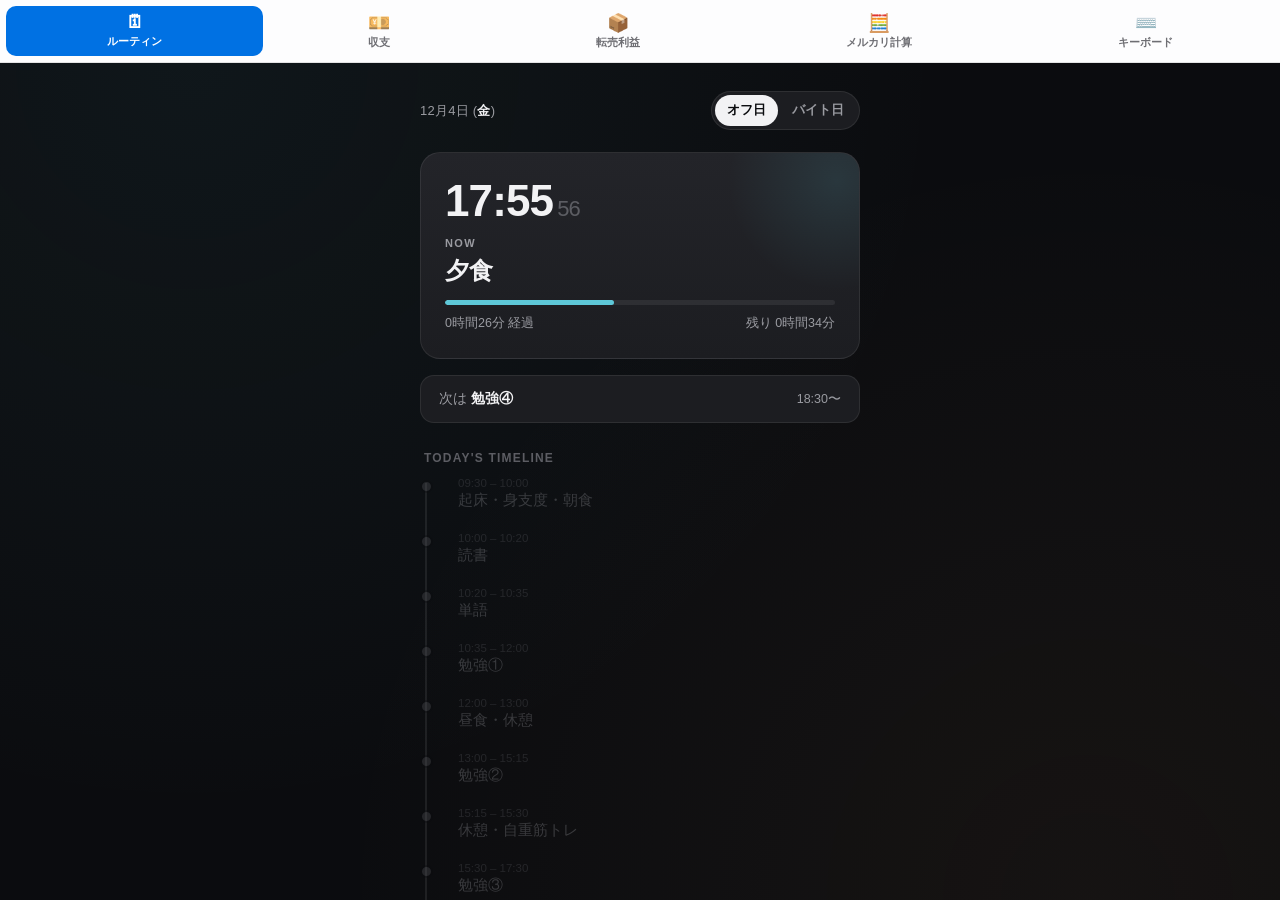
<file: index.html>
<!DOCTYPE html><html lang="ja"><head><meta charset="utf-8">
<meta name="viewport" content="width=device-width, initial-scale=1, viewport-fit=cover">
<title>はやとのツール集</title>
<style>
:root{--bg:#f5f5f7;--bar:rgba(255,255,255,.85);--tx:#1d1d1f;--sub:#6e6e73;--bd:rgba(0,0,0,.1);--ac:#0071e3;box-sizing:border-box;padding-top:env(safe-area-inset-top,0px);padding-bottom:env(safe-area-inset-bottom,0px)}
@media (prefers-color-scheme:dark){:root:not([data-theme="light"]){--bg:#0b0c0f;--bar:rgba(28,29,33,.9);--tx:#f2f2f4;--sub:#9a9ba1;--bd:rgba(255,255,255,.1);--ac:#6ea0ff}}
:root[data-theme="dark"]{--bg:#0b0c0f;--bar:rgba(28,29,33,.9);--tx:#f2f2f4;--sub:#9a9ba1;--bd:rgba(255,255,255,.1);--ac:#6ea0ff}
html,body{height:100%;margin:0}
body{background:var(--bg);color:var(--tx);font-family:-apple-system,"Hiragino Sans","Noto Sans JP",sans-serif;display:flex;flex-direction:column}
nav{display:flex;gap:4px;padding:6px;background:var(--bar);border-bottom:1px solid var(--bd);overflow-x:auto;flex:0 0 auto}
nav button{flex:1 0 auto;display:flex;flex-direction:column;align-items:center;gap:1px;font:inherit;font-size:11px;font-weight:600;padding:6px 12px;border:0;border-radius:10px;background:transparent;color:var(--sub);cursor:pointer;white-space:nowrap}
nav button span{font-size:18px}
nav button.on{background:var(--ac);color:#fff}
main{flex:1 1 auto;position:relative;min-height:0}
iframe{position:absolute;inset:0;width:100%;height:100%;border:0;display:none;background:#fff}
iframe.on{display:block}
</style></head><body>
<nav><button data-t="routine"><span>🗓</span>ルーティン</button><button data-t="money"><span>💴</span>収支</button><button data-t="resale"><span>📦</span>転売利益</button><button data-t="calc"><span>🧮</span>メルカリ計算</button><button data-t="kb"><span>⌨️</span>キーボード</button></nav><main id="m"></main>
<script>
const S={"routine": "<!DOCTYPE html>\n<html lang=\"ja\">\n<head>\n<meta charset=\"UTF-8\">\n<meta name=\"viewport\" content=\"width=device-width, initial-scale=1.0, viewport-fit=cover\">\n<title>今日のルーティン<\/title>\n<style>\n:root{\n    --bg-0:#0b0c0f;\n    --bg-1:#151619;\n    --card:#1c1d21;\n    --card-2:#232429;\n    --line:rgba(255,255,255,0.08);\n    --text-0:#f2f2f4;\n    --text-1:#9a9ba1;\n    --text-2:#5c5d63;\n    --accent:#5ec8d8;\n    --accent-dim:rgba(94,200,216,0.15);\n    --work:#e8a15c;\n    --work-dim:rgba(232,161,92,0.15);\n    --run:#7fd68a;\n    --bath:#8fb3ff;\n    --radius:20px;\n  }\n  *{box-sizing:border-box; -webkit-tap-highlight-color:transparent;}\n  html,body{height:100%;}\n  body{\n    margin:0;\n    background:\n      radial-gradient(circle at 15% 0%, rgba(94,200,216,0.06), transparent 55%),\n      radial-gradient(circle at 85% 100%, rgba(232,161,92,0.05), transparent 55%),\n      var(--bg-0);\n    color:var(--text-0);\n    font-family:-apple-system, BlinkMacSystemFont, \"SF Pro Text\", \"Hiragino Sans\", \"Hiragino Kaku Gothic ProN\", \"Noto Sans JP\", sans-serif;\n    min-height:100%;\n    padding:env(safe-area-inset-top) 0 env(safe-area-inset-bottom) 0;\n  }\n  .wrap{\n    max-width:480px;\n    margin:0 auto;\n    padding:28px 20px 60px;\n  }\n\n  /* Header / toggle */\n  .top{\n    display:flex;\n    align-items:center;\n    justify-content:space-between;\n    margin-bottom:22px;\n  }\n  .date-label{\n    font-size:13px;\n    color:var(--text-1);\n    letter-spacing:0.02em;\n  }\n  .date-label b{color:var(--text-0); font-weight:600;}\n\n  .switch-group{\n    display:flex;\n    background:var(--card);\n    border:1px solid var(--line);\n    border-radius:999px;\n    padding:3px;\n    gap:2px;\n  }\n  .switch-btn{\n    border:none;\n    background:transparent;\n    color:var(--text-1);\n    font-size:12.5px;\n    font-weight:600;\n    padding:7px 12px;\n    border-radius:999px;\n    cursor:pointer;\n    transition:all .25s ease;\n    font-family:inherit;\n    white-space:nowrap;\n  }\n  .switch-btn.active{\n    background:var(--text-0);\n    color:#0b0c0f;\n  }\n\n  /* Now card */\n  .now-card{\n    background:linear-gradient(180deg, var(--card-2), var(--card));\n    border:1px solid var(--line);\n    border-radius:var(--radius);\n    padding:26px 24px;\n    margin-bottom:16px;\n    position:relative;\n    overflow:hidden;\n  }\n  .now-card::after{\n    content:\"\";\n    position:absolute;\n    top:-40%; right:-20%;\n    width:220px; height:220px;\n    background:radial-gradient(circle, var(--tag-color, var(--accent)) 0%, transparent 70%);\n    opacity:0.12;\n    pointer-events:none;\n  }\n  .clock{\n    font-size:44px;\n    font-weight:700;\n    letter-spacing:-0.02em;\n    font-variant-numeric:tabular-nums;\n    line-height:1;\n    margin-bottom:14px;\n    color:var(--text-0);\n  }\n  .clock span{color:var(--text-2); font-size:22px; font-weight:500; margin-left:4px;}\n  .now-label{\n    font-size:11px;\n    text-transform:uppercase;\n    letter-spacing:0.12em;\n    color:var(--text-1);\n    margin-bottom:6px;\n    font-weight:600;\n  }\n  .now-task{\n    font-size:24px;\n    font-weight:700;\n    color:var(--text-0);\n    margin-bottom:14px;\n    line-height:1.3;\n  }\n  .progress-track{\n    height:5px;\n    border-radius:99px;\n    background:rgba(255,255,255,0.07);\n    overflow:hidden;\n    margin-bottom:10px;\n  }\n  .progress-fill{\n    height:100%;\n    border-radius:99px;\n    background:var(--tag-color, var(--accent));\n    transition:width .6s ease;\n  }\n  .now-meta{\n    display:flex;\n    justify-content:space-between;\n    font-size:12.5px;\n    color:var(--text-1);\n  }\n  .now-meta b{color:var(--text-0); font-weight:600;}\n\n  .next-card{\n    display:flex;\n    align-items:center;\n    justify-content:space-between;\n    background:var(--card);\n    border:1px solid var(--line);\n    border-radius:14px;\n    padding:14px 18px;\n    margin-bottom:28px;\n    font-size:13.5px;\n    color:var(--text-1);\n  }\n  .next-card b{color:var(--text-0); font-weight:600;}\n  .next-time{\n    font-variant-numeric:tabular-nums;\n    color:var(--text-1);\n    font-size:12.5px;\n  }\n\n  /* Timeline */\n  .section-title{\n    font-size:12px;\n    text-transform:uppercase;\n    letter-spacing:0.1em;\n    color:var(--text-2);\n    font-weight:700;\n    margin:0 4px 12px;\n  }\n  .timeline{\n    position:relative;\n    padding-left:20px;\n  }\n  .timeline::before{\n    content:\"\";\n    position:absolute;\n    left:5px; top:6px; bottom:6px;\n    width:1.5px;\n    background:var(--line);\n  }\n  .item{\n    position:relative;\n    padding:0 0 22px 18px;\n    opacity:0.55;\n    transition:opacity .3s ease;\n  }\n  .item:last-child{padding-bottom:0;}\n  .item::before{\n    content:\"\";\n    position:absolute;\n    left:-20px; top:3px;\n    width:9px; height:9px;\n    border-radius:50%;\n    background:var(--text-2);\n    border:2px solid var(--bg-0);\n  }\n  .item.done{opacity:0.3;}\n  .item.done::before{background:var(--text-2);}\n  .item.current{\n    opacity:1;\n  }\n  .item.current::before{\n    background:var(--tag-color, var(--accent));\n    box-shadow:0 0 0 4px var(--tag-color-dim, var(--accent-dim));\n  }\n  .item-time{\n    font-size:11.5px;\n    color:var(--text-2);\n    font-variant-numeric:tabular-nums;\n    margin-bottom:2px;\n  }\n  .item.current .item-time{color:var(--text-1);}\n  .item-name{\n    font-size:15px;\n    font-weight:500;\n    color:var(--text-1);\n  }\n  .item.current .item-name{\n    color:var(--text-0);\n    font-weight:600;\n  }\n  .tag{\n    display:inline-block;\n    font-size:10px;\n    font-weight:700;\n    padding:2px 7px;\n    border-radius:6px;\n    margin-left:8px;\n    vertical-align:middle;\n    letter-spacing:0.02em;\n  }\n  .tag.work{background:var(--work-dim); color:var(--work);}\n  .tag.run{background:rgba(127,214,138,0.15); color:var(--run);}\n  .tag.bath{background:rgba(143,179,255,0.15); color:var(--bath);}\n\n  footer{\n    text-align:center;\n    color:var(--text-2);\n    font-size:11px;\n    margin-top:32px;\n  }\n\n<\/style>\n<\/head>\n<body>\n<div class=\"wrap\">\n\n  <div class=\"top\">\n    <div class=\"date-label\" id=\"dateLabel\">-<\/div>\n    <div class=\"switch-group\">\n      <button class=\"switch-btn\" id=\"btnOff\">オフ日<\/button>\n      <button class=\"switch-btn\" id=\"btnWork\">バイト日<\/button>\n    <\/div>\n  <\/div>\n\n  <div class=\"now-card\" id=\"nowCard\">\n    <div class=\"clock\" id=\"clock\">--:--<span id=\"sec\">--<\/span><\/div>\n    <div class=\"now-label\">Now<\/div>\n    <div class=\"now-task\" id=\"nowTask\">読み込み中…<\/div>\n    <div class=\"progress-track\"><div class=\"progress-fill\" id=\"progressFill\" style=\"width:0%\"><\/div><\/div>\n    <div class=\"now-meta\">\n      <span id=\"elapsedLabel\">-<\/span>\n      <span id=\"remainLabel\">-<\/span>\n    <\/div>\n  <\/div>\n\n  <div class=\"next-card\">\n    <span>次は <b id=\"nextTask\">-<\/b><\/span>\n    <span class=\"next-time\" id=\"nextTime\">-<\/span>\n  <\/div>\n\n  <div class=\"section-title\">Today's Timeline<\/div>\n  <div class=\"timeline\" id=\"timeline\"><\/div>\n\n  <footer>はやとの完璧ルーティン &middot; 自動同期<\/footer>\n<\/div>\n\n<script>\nconst SCHEDULES = {\n  off: [\n    [\"09:30\",\"10:00\",\"起床・身支度・朝食\"],\n    [\"10:00\",\"10:20\",\"読書\"],\n    [\"10:20\",\"10:35\",\"単語\"],\n    [\"10:35\",\"12:00\",\"勉強①\"],\n    [\"12:00\",\"13:00\",\"昼食・休憩\"],\n    [\"13:00\",\"15:15\",\"勉強②\"],\n    [\"15:15\",\"15:30\",\"休憩・自重筋トレ\",\"tag\"],\n    [\"15:30\",\"17:30\",\"勉強③\"],\n    [\"17:30\",\"18:30\",\"夕食\"],\n    [\"18:30\",\"20:00\",\"勉強④\"],\n    [\"20:00\",\"20:45\",\"ランニング\",\"run\"],\n    [\"20:45\",\"21:15\",\"クールダウン・お風呂\",\"bath\"],\n    [\"21:15\",\"22:00\",\"勉強⑤\"],\n    [\"22:00\",\"22:15\",\"単語(復習)\"],\n    [\"22:15\",\"23:15\",\"自由時間\"],\n    [\"23:15\",\"23:45\",\"翌日準備・ストレッチ\"],\n    [\"00:00\",\"09:30\",\"就寝\",\"\", true]\n  ],\n  work: [\n    [\"09:30\",\"10:00\",\"起床・身支度・朝食\"],\n    [\"10:00\",\"10:20\",\"読書\"],\n    [\"10:20\",\"10:35\",\"単語\"],\n    [\"10:35\",\"12:00\",\"勉強①\"],\n    [\"12:00\",\"13:00\",\"昼食・休憩・自重筋トレ\"],\n    [\"13:00\",\"15:00\",\"勉強②\"],\n    [\"15:00\",\"15:45\",\"準備・軽食・移動\"],\n    [\"16:00\",\"20:00\",\"バイト\",\"work\"],\n    [\"20:00\",\"20:15\",\"帰宅・休憩\"],\n    [\"20:15\",\"21:00\",\"ランニング\",\"run\"],\n    [\"21:00\",\"21:30\",\"クールダウン・お風呂\",\"bath\"],\n    [\"21:30\",\"22:15\",\"夕食\"],\n    [\"22:15\",\"23:00\",\"勉強③\"],\n    [\"23:00\",\"23:15\",\"単語(復習)\"],\n    [\"23:15\",\"23:45\",\"自由時間・ストレッチ\"],\n    [\"00:00\",\"09:30\",\"就寝\",\"\", true]\n  ]\n};\n\nconst TAG_LABELS = {work:\"バイト\", run:\"ラン\", bath:\"入浴\"};\nconst TAG_COLORS = {\n  work: {main:\"#e8a15c\", dim:\"rgba(232,161,92,0.15)\"},\n  run:  {main:\"#7fd68a\", dim:\"rgba(127,214,138,0.15)\"},\n  bath: {main:\"#8fb3ff\", dim:\"rgba(143,179,255,0.15)\"}\n};\n\nlet mode = \"off\";\n\nfunction toMinutes(hhmm){\n  const [h,m] = hhmm.split(\":\").map(Number);\n  return h*60+m;\n}\n\nfunction fmtMin(mins){\n  const h = Math.floor(mins/60), m = mins%60;\n  return h+\"時間\"+(m>0? m+\"分\":\"\");\n}\n\nfunction pad(n){return n.toString().padStart(2,\"0\");}\n\nfunction render(){\n  const now = new Date();\n  const nowMin = now.getHours()*60 + now.getMinutes();\n  const nowMinExact = nowMin + now.getSeconds()/60;\n\n  document.getElementById(\"clock\").innerHTML =\n    pad(now.getHours())+\":\"+pad(now.getMinutes())+\"<span>\"+pad(now.getSeconds())+\"<\/span>\";\n\n  const days = [\"日\",\"月\",\"火\",\"水\",\"木\",\"金\",\"土\"];\n  document.getElementById(\"dateLabel\").innerHTML =\n    (now.getMonth()+1)+\"月\"+now.getDate()+\"日 (<b>\"+days[now.getDay()]+\"<\/b>)\";\n\n  const schedule = SCHEDULES[mode];\n  let currentIdx = -1;\n\n  // build timeline\n  const tl = document.getElementById(\"timeline\");\n  tl.innerHTML = \"\";\n\n  schedule.forEach((item, i)=>{\n    const [start, end, label, tag] = item;\n    let s = toMinutes(start);\n    let e = toMinutes(end);\n    if (e <= s) e += 24*60; // crosses midnight\n\n    let effectiveNow = nowMinExact;\n    // handle wraparound: if item is overnight block and current time is early morning\n    let isCurrent = false;\n    if (effectiveNow >= s && effectiveNow < e){\n      isCurrent = true;\n    } else if (e > 24*60 && effectiveNow < (e-24*60)){\n      isCurrent = true;\n      effectiveNow += 24*60;\n    }\n\n    const div = document.createElement(\"div\");\n    div.className = \"item\" + (isCurrent ? \" current\" : (effectiveNow >= e ? \" done\" : \"\"));\n    let tagHtml = \"\";\n    if (tag && TAG_LABELS[tag]){\n      tagHtml = '<span class=\"tag '+tag+'\">'+TAG_LABELS[tag]+'<\/span>';\n    }\n    div.innerHTML =\n      '<div class=\"item-time\">'+start+' – '+end+'<\/div>'+\n      '<div class=\"item-name\">'+label+tagHtml+'<\/div>';\n    tl.appendChild(div);\n\n    if (isCurrent){\n      currentIdx = i;\n      const dur = e - s;\n      const elapsed = effectiveNow - s;\n      const pct = Math.min(100, Math.max(0, (elapsed/dur)*100));\n      document.getElementById(\"nowTask\").textContent = label;\n      document.getElementById(\"progressFill\").style.width = pct+\"%\";\n      document.getElementById(\"elapsedLabel\").textContent = fmtMin(Math.round(elapsed))+\" 経過\";\n      document.getElementById(\"remainLabel\").textContent = \"残り \"+fmtMin(Math.round(dur-elapsed));\n\n      const color = tag && TAG_COLORS[tag] ? TAG_COLORS[tag] : null;\n      const nowCard = document.getElementById(\"nowCard\");\n      nowCard.style.setProperty(\"--tag-color\", color ? color.main : \"#5ec8d8\");\n      document.getElementById(\"progressFill\").style.background = color ? color.main : \"#5ec8d8\";\n    }\n  });\n\n  // next item\n  if (currentIdx >= 0){\n    const nextIdx = (currentIdx+1) % schedule.length;\n    const nextItem = schedule[nextIdx];\n    document.getElementById(\"nextTask\").textContent = nextItem[2];\n    document.getElementById(\"nextTime\").textContent = nextItem[0]+\"〜\";\n  }\n\n  // sync current item highlight color on timeline dot\n  document.querySelectorAll(\".item.current\").forEach(el=>{\n    const tagEl = el.querySelector(\".tag\");\n    if (tagEl){\n      const cls = [...tagEl.classList].find(c=>c!==\"tag\");\n      const color = TAG_COLORS[cls];\n      if (color){\n        el.style.setProperty(\"--tag-color\", color.main);\n        el.style.setProperty(\"--tag-color-dim\", color.dim);\n      }\n    }\n  });\n}\n\nfunction setMode(newMode){\n  mode = newMode;\n  document.getElementById(\"btnOff\").classList.toggle(\"active\", mode===\"off\");\n  document.getElementById(\"btnWork\").classList.toggle(\"active\", mode===\"work\");\n  render();\n}\n\ndocument.getElementById(\"btnOff\").addEventListener(\"click\", ()=>setMode(\"off\"));\ndocument.getElementById(\"btnWork\").addEventListener(\"click\", ()=>setMode(\"work\"));\n\nsetMode(\"off\");\nsetInterval(render, 1000);\n\n<\/script>\n<\/body>\n<\/html>\n", "money": "<!DOCTYPE html>\n<html lang=\"ja\">\n<head>\n<meta charset=\"UTF-8\">\n<meta name=\"viewport\" content=\"width=device-width, initial-scale=1.0\">\n<title>収支 — バイト代とお支払いの記録<\/title>\n<style>\n  :root{\n    --bg:#f5f5f7;\n    --card:#ffffff;\n    --ink:#1d1d1f;\n    --gray:#6e6e73;\n    --gray-light:#86868b;\n    --hairline:rgba(0,0,0,.08);\n    --blue:#0071e3;\n    --blue-dark:#0058b3;\n    --green:#2fa84f;\n    --green-soft:#e6f6ea;\n    --red:#e8433a;\n    --red-soft:#fdeceb;\n    --chip-bg:#f5f5f7;\n  }\n\n  * { box-sizing:border-box; -webkit-font-smoothing:antialiased; }\n  html{ scroll-behavior:smooth; }\n\n  body{\n    margin:0;\n    background:var(--bg);\n    color:var(--ink);\n    font-family:-apple-system, BlinkMacSystemFont, \"SF Pro Display\", \"Hiragino Sans\", \"Hiragino Kaku Gothic ProN\", \"Noto Sans JP\", \"Yu Gothic\", sans-serif;\n    letter-spacing:-.01em;\n  }\n\n  nav{\n    position:sticky;\n    top:0;\n    z-index:10;\n    display:flex;\n    align-items:center;\n    justify-content:space-between;\n    padding:0 20px;\n    height:52px;\n    background:rgba(255,255,255,.8);\n    backdrop-filter:saturate(180%) blur(20px);\n    -webkit-backdrop-filter:saturate(180%) blur(20px);\n    border-bottom:1px solid var(--hairline);\n  }\n  nav .brand{\n    font-size:14px;\n    font-weight:600;\n    color:var(--ink);\n  }\n  .nav-actions{\n    display:flex;\n    gap:8px;\n  }\n  .nav-btn{\n    background:transparent;\n    border:1px solid var(--hairline);\n    border-radius:8px;\n    padding:4px 10px;\n    font-size:12px;\n    font-weight:600;\n    color:var(--gray);\n    cursor:pointer;\n  }\n  .nav-btn:hover{ border-color:var(--blue); color:var(--blue); }\n\n  .hero{\n    text-align:center;\n    padding:36px 20px 30px;\n    max-width:800px;\n    margin:0 auto;\n  }\n\n  /* 全体累計・月切替のコンテナ */\n  .hero-stats-bar{\n    display:flex;\n    justify-content:center;\n    align-items:center;\n    gap:16px;\n    margin-bottom:16px;\n    flex-wrap:wrap;\n  }\n  .alltime-badge{\n    background:var(--card);\n    padding:6px 16px;\n    border-radius:999px;\n    box-shadow:0 2px 6px rgba(0,0,0,.04);\n    font-size:13px;\n    font-weight:600;\n    color:var(--gray);\n  }\n  .alltime-badge span{\n    font-weight:700;\n    font-variant-numeric:tabular-nums;\n  }\n  .alltime-badge span.plus{ color:var(--green); }\n  .alltime-badge span.minus{ color:var(--red); }\n\n  .month-selector{\n    display:inline-flex;\n    align-items:center;\n    gap:12px;\n    background:var(--card);\n    padding:6px 16px;\n    border-radius:999px;\n    box-shadow:0 2px 6px rgba(0,0,0,.04);\n  }\n  .month-selector button{\n    background:none;\n    border:none;\n    font-size:14px;\n    cursor:pointer;\n    color:var(--blue);\n    font-weight:600;\n  }\n  .month-selector span{\n    font-size:15px;\n    font-weight:700;\n  }\n\n  .hero .eyebrow{\n    font-size:13px;\n    font-weight:600;\n    color:var(--gray);\n    margin-bottom:6px;\n  }\n  .hero h1{\n    margin:0;\n    font-size:clamp(36px, 6vw, 56px);\n    font-weight:700;\n    letter-spacing:-.03em;\n    line-height:1.05;\n  }\n  .hero h1.plus{ color:var(--ink); }\n  .hero h1.minus{ color:var(--red); }\n  .hero .sub{\n    margin:10px auto 0;\n    max-width:480px;\n    font-size:15px;\n    color:var(--gray);\n    line-height:1.4;\n  }\n\n  .status-pill{\n    display:inline-flex;\n    align-items:center;\n    gap:6px;\n    margin-top:16px;\n    padding:6px 14px;\n    border-radius:999px;\n    font-size:13px;\n    font-weight:600;\n  }\n  .status-pill.plus{ background:var(--green-soft); color:var(--green); }\n  .status-pill.minus{ background:var(--red-soft); color:var(--red); }\n\n  .meter{\n    max-width:420px;\n    margin:20px auto 0;\n    height:8px;\n    border-radius:999px;\n    background:#e8e8ed;\n    overflow:hidden;\n  }\n  .meter-fill{\n    height:100%;\n    border-radius:999px;\n    transition:width .4s cubic-bezier(.4,0,.2,1);\n  }\n  .meter-fill.plus{ background:linear-gradient(90deg, #34c759, #30b350); }\n  .meter-fill.minus{ background:linear-gradient(90deg, #ff453a, #e8433a); }\n\n  .wrap{\n    max-width:1040px;\n    margin:0 auto;\n    padding:0 20px 80px;\n    display:flex;\n    flex-direction:column;\n    align-items:center;\n    gap:24px;\n  }\n\n  .columns{\n    display:grid;\n    grid-template-columns:repeat(2, minmax(0, 480px));\n    justify-content:center;\n    gap:24px;\n    width:100%;\n  }\n  @media (max-width:980px){\n    .columns{ grid-template-columns:minmax(0, 480px); }\n  }\n\n  .panel{\n    background:var(--card);\n    border-radius:22px;\n    padding:28px;\n    box-shadow:0 2px 8px rgba(0,0,0,.04), 0 20px 40px -24px rgba(0,0,0,.12);\n    width:100%;\n  }\n  .panel h2{\n    font-size:20px;\n    font-weight:700;\n    margin:0 0 2px;\n  }\n  .panel .subtotal{\n    font-size:30px;\n    font-weight:700;\n    margin:2px 0 16px;\n    font-variant-numeric:tabular-nums;\n  }\n  .panel.income .subtotal{ color:var(--green); }\n  .panel.expense .subtotal{ color:var(--red); }\n\n  .card-breakdown{\n    margin-top:16px;\n    padding-top:16px;\n    border-top:1px solid var(--hairline);\n  }\n  .card-breakdown-title{\n    font-size:13px;\n    font-weight:600;\n    color:var(--gray);\n    margin-bottom:8px;\n  }\n  .card-bar-item{\n    margin-bottom:8px;\n  }\n  .card-bar-info{\n    display:flex;\n    justify-content:space-between;\n    font-size:13px;\n    margin-bottom:3px;\n  }\n  .card-bar-track{\n    height:6px;\n    background:#e8e8ed;\n    border-radius:999px;\n    overflow:hidden;\n  }\n  .card-bar-fill{\n    height:100%;\n    background:var(--blue);\n    border-radius:999px;\n  }\n\n  .chips{\n    display:flex;\n    flex-wrap:wrap;\n    gap:8px;\n    margin-bottom:16px;\n  }\n  .chip{\n    display:flex;\n    align-items:center;\n    gap:4px;\n    background:var(--chip-bg);\n    border:none;\n    border-radius:999px;\n    padding:6px 8px 6px 14px;\n    font-size:13px;\n    font-weight:500;\n    cursor:pointer;\n    color:var(--ink);\n  }\n  .chip .chip-remove{\n    background:none;\n    border:none;\n    color:var(--gray-light);\n    font-size:14px;\n    cursor:pointer;\n    padding:2px 5px;\n    border-radius:50%;\n  }\n  .chip .chip-remove:hover{ color:var(--red); background:rgba(0,0,0,.06); }\n  .chip-add{\n    background:transparent;\n    border:1px dashed #c7c7cc;\n    color:var(--gray);\n    padding:6px 14px;\n  }\n  .chip-add:hover{ border-color:var(--blue); color:var(--blue); }\n\n  .entry-form{\n    display:flex;\n    flex-direction:column;\n    gap:8px;\n    margin-bottom:16px;\n  }\n  .form-row{\n    display:flex;\n    gap:8px;\n  }\n  .entry-form input{\n    font-family:inherit;\n    border:1px solid var(--hairline);\n    background:#fbfbfd;\n    border-radius:10px;\n    padding:10px 12px;\n    font-size:14px;\n    color:var(--ink);\n    width:100%;\n  }\n  .entry-form input:focus{\n    outline:none;\n    border-color:var(--blue);\n    background:#fff;\n    box-shadow:0 0 0 3px rgba(0,113,227,.12);\n  }\n  .f-date{ flex:1; }\n  .f-name{ flex:1.5; }\n  .f-amount{ flex:1; font-variant-numeric:tabular-nums; }\n\n  .add-btn{\n    border:none;\n    border-radius:10px;\n    padding:10px;\n    font-family:inherit;\n    font-weight:600;\n    font-size:14px;\n    cursor:pointer;\n    color:#fff;\n    background:var(--blue);\n    transition:background .15s ease;\n  }\n  .add-btn:hover{ background:var(--blue-dark); }\n\n  ul.entries{\n    list-style:none;\n    margin:0; padding:0;\n    display:flex;\n    flex-direction:column;\n    max-height:240px;\n    overflow-y:auto;\n  }\n  ul.entries li{\n    display:flex;\n    align-items:center;\n    justify-content:space-between;\n    gap:8px;\n    padding:10px 4px;\n    border-bottom:1px solid var(--hairline);\n    font-size:14px;\n  }\n  ul.entries li .date-badge{\n    font-size:11px;\n    color:var(--gray);\n    background:var(--bg);\n    padding:2px 6px;\n    border-radius:4px;\n    flex-shrink:0;\n  }\n  ul.entries li .name{\n    flex:1;\n    overflow:hidden;\n    text-overflow:ellipsis;\n    white-space:nowrap;\n    cursor:pointer;\n  }\n  ul.entries li .name:hover{ color:var(--blue); text-decoration:underline; }\n  ul.entries li .amt{\n    font-weight:600;\n    flex-shrink:0;\n    font-variant-numeric:tabular-nums;\n    cursor:pointer;\n  }\n  .panel.income li .amt{ color:var(--green); }\n  .panel.expense li .amt{ color:var(--red); }\n  ul.entries li .del{\n    background:none;\n    border:none;\n    color:var(--gray-light);\n    cursor:pointer;\n    font-size:15px;\n    padding:2px 4px;\n    border-radius:50%;\n  }\n  ul.entries li .del:hover{ color:var(--red); background:rgba(0,0,0,.05); }\n\n  .empty{\n    font-size:13px;\n    color:var(--gray-light);\n    padding:12px 2px;\n  }\n\n  .trend-panel{\n    background:var(--card);\n    border-radius:22px;\n    padding:24px 28px;\n    box-shadow:0 2px 8px rgba(0,0,0,.04), 0 20px 40px -24px rgba(0,0,0,.12);\n    width:100%;\n  }\n  .trend-panel h3{\n    font-size:18px;\n    font-weight:700;\n    margin:0 0 16px;\n  }\n  .trend-bars{\n    display:flex;\n    align-items:flex-end;\n    gap:16px;\n    height:140px;\n    padding-top:20px;\n    border-bottom:1px solid var(--hairline);\n    overflow-x:auto;\n  }\n  .trend-col{\n    flex:1;\n    display:flex;\n    flex-direction:column;\n    align-items:center;\n    min-width:60px;\n    height:100%;\n    justify-content:flex-end;\n  }\n  .trend-bar-wrapper{\n    width:28px;\n    height:100px;\n    display:flex;\n    align-items:flex-end;\n    background:#f2f2f7;\n    border-radius:6px;\n    overflow:hidden;\n  }\n  .trend-bar-fill{\n    width:100%;\n    border-radius:6px 6px 0 0;\n    transition:height .3s;\n  }\n  .trend-bar-fill.plus{ background:var(--green); }\n  .trend-bar-fill.minus{ background:var(--red); }\n  .trend-label{\n    font-size:12px;\n    color:var(--gray);\n    margin-top:8px;\n    white-space:nowrap;\n  }\n\n  footer{\n    text-align:center;\n    font-size:12px;\n    color:var(--gray-light);\n    width:100%;\n    margin-top:10px;\n  }\n<\/style>\n<\/head>\n<body>\n\n<nav>\n  <span class=\"brand\">収支<\/span>\n  <div class=\"nav-actions\">\n    <button class=\"nav-btn\" onclick=\"exportCSV()\">CSVバックアップ<\/button>\n  <\/div>\n<\/nav>\n\n<div class=\"hero\">\n  <div class=\"hero-stats-bar\">\n    <!-- 全体累計バッジ -->\n    <div class=\"alltime-badge\">\n      全体累計: <span id=\"alltimeNumber\" class=\"plus\">¥0<\/span>\n    <\/div>\n    <!-- 月別セレクター -->\n    <div class=\"month-selector\">\n      <button onclick=\"changeMonth(-1)\">◀ 前月<\/button>\n      <span id=\"currentMonthLabel\">2026年9月<\/span>\n      <button onclick=\"changeMonth(1)\">次月 ▶<\/button>\n    <\/div>\n  <\/div>\n\n  <div class=\"eyebrow\" id=\"heroEyebrow\">今月の収支<\/div>\n  <h1 id=\"balanceNumber\" class=\"plus\">¥0<\/h1>\n  <div id=\"statusPill\" class=\"status-pill plus\">プラス<\/div>\n  <div class=\"meter\"><div id=\"meterFill\" class=\"meter-fill plus\" style=\"width:0%\"><\/div><\/div>\n  <p class=\"sub\">バイト代とお支払い・カード利用を月別にスマートに管理。<\/p>\n<\/div>\n\n<div class=\"wrap\">\n  <div class=\"columns\">\n    <!-- 収入パネル -->\n    <section class=\"panel income\">\n      <h2>収入<\/h2>\n      <div id=\"incomeSubtotal\" class=\"subtotal\">¥0<\/div>\n      <div class=\"chips\" id=\"incomeChips\"><\/div>\n      <form class=\"entry-form\" id=\"incomeForm\">\n        <div class=\"form-row\">\n          <input class=\"f-date\" type=\"date\" required>\n        <\/div>\n        <div class=\"form-row\">\n          <input class=\"f-name\" type=\"text\" placeholder=\"項目（例：バイト代）\" required>\n          <input class=\"f-amount\" type=\"number\" placeholder=\"金額\" min=\"0\" step=\"1\" required>\n          <button type=\"submit\" class=\"add-btn\">追加<\/button>\n        <\/div>\n      <\/form>\n      <ul class=\"entries\" id=\"incomeList\"><\/ul>\n    <\/section>\n\n    <!-- 支出パネル -->\n    <section class=\"panel expense\">\n      <h2>支出<\/h2>\n      <div id=\"expenseSubtotal\" class=\"subtotal\">¥0<\/div>\n      <div class=\"chips\" id=\"expenseChips\"><\/div>\n      <form class=\"entry-form\" id=\"expenseForm\">\n        <div class=\"form-row\">\n          <input class=\"f-date\" type=\"date\" required>\n        <\/div>\n        <div class=\"form-row\">\n          <input class=\"f-name\" type=\"text\" placeholder=\"項目（例：メルカード）\" required>\n          <input class=\"f-amount\" type=\"number\" placeholder=\"金額\" min=\"0\" step=\"1\" required>\n          <button type=\"submit\" class=\"add-btn\">追加<\/button>\n        <\/div>\n      <\/form>\n      <ul class=\"entries\" id=\"expenseList\"><\/ul>\n      <!-- カード別内訳 -->\n      <div class=\"card-breakdown\" id=\"cardBreakdown\">\n        <div class=\"card-breakdown-title\">カード・主要支払いの内訳<\/div>\n        <div id=\"cardBreakdownList\"><\/div>\n      <\/div>\n    <\/section>\n  <\/div>\n\n  <!-- 簡易グラフ（推移） -->\n  <section class=\"trend-panel\">\n    <h3>直近の収支推移<\/h3>\n    <div class=\"trend-bars\" id=\"trendBars\"><\/div>\n  <\/section>\n\n  <footer>入力内容とよく使う項目は、このブラウザに自動保存されます。<\/footer>\n<\/div>\n\n<script>\n  const DATA_KEY = 'shushicho-data-v2';\n  const PRESET_KEY = 'shushicho-presets-v1';\n\n  const DEFAULT_PRESETS = {\n    income: ['バイト代'],\n    expense: ['メルカード', 'PayPayカード', 'Viewカード']\n  };\n\n  let viewingDate = new Date();\n  viewingDate.setDate(1);\n\n  function loadJSON(key, fallback){\n    try{\n      const raw = localStorage.getItem(key);\n      if(!raw) return fallback;\n      return JSON.parse(raw) || fallback;\n    }catch(e){ return fallback; }\n  }\n\n  let state = loadJSON(DATA_KEY, { income: [], expense: [] });\n  let presets = loadJSON(PRESET_KEY, DEFAULT_PRESETS);\n\n  function saveData(){\n    try{ localStorage.setItem(DATA_KEY, JSON.stringify(state)); }catch(e){}\n  }\n  function savePresets(){\n    try{ localStorage.setItem(PRESET_KEY, JSON.stringify(presets)); }catch(e){}\n  }\n\n  const fmt = n => '¥' + n.toLocaleString('ja-JP');\n\n  function getTodayString() {\n    const d = new Date();\n    const year = d.getFullYear();\n    const month = String(d.getMonth() + 1).padStart(2, '0');\n    const day = String(d.getDate()).padStart(2, '0');\n    return `${year}-${month}-${day}`;\n  }\n\n  document.querySelectorAll('.f-date').forEach(el => el.value = getTodayString());\n\n  function changeMonth(diff){\n    viewingDate.setMonth(viewingDate.getMonth() + diff);\n    render();\n  }\n\n  function getFilteredEntries(type) {\n    const y = viewingDate.getFullYear();\n    const m = viewingDate.getMonth();\n    return state[type].filter(item => {\n      const d = new Date(item.date);\n      return d.getFullYear() === y && d.getMonth() === m;\n    });\n  }\n\n  function renderChips(type){\n    const container = document.getElementById(type + 'Chips');\n    container.innerHTML = '';\n\n    presets[type].forEach((label, idx) => {\n      const chip = document.createElement('div');\n      chip.className = 'chip';\n\n      const text = document.createElement('span');\n      text.textContent = label;\n      text.addEventListener('click', () => {\n        const form = document.getElementById(type + 'Form');\n        form.querySelector('.f-name').value = label;\n        form.querySelector('.f-amount').focus();\n      });\n\n      const remove = document.createElement('button');\n      remove.className = 'chip-remove';\n      remove.type = 'button';\n      remove.textContent = '×';\n      remove.addEventListener('click', (e) => {\n        e.stopPropagation();\n        presets[type].splice(idx, 1);\n        savePresets();\n        renderChips(type);\n      });\n\n      chip.appendChild(text);\n      chip.appendChild(remove);\n      container.appendChild(chip);\n    });\n\n    const addChip = document.createElement('button');\n    addChip.type = 'button';\n    addChip.className = 'chip chip-add';\n    addChip.textContent = '＋よく使う項目';\n    addChip.addEventListener('click', () => {\n      const label = window.prompt('よく使う項目の名前を入力してください');\n      const trimmed = (label || '').trim();\n      if(!trimmed || presets[type].includes(trimmed)) return;\n      presets[type].push(trimmed);\n      savePresets();\n      renderChips(type);\n    });\n    container.appendChild(addChip);\n  }\n\n  function render(){\n    const y = viewingDate.getFullYear();\n    const m = viewingDate.getMonth() + 1;\n    document.getElementById('currentMonthLabel').textContent = `${y}年${m}月`;\n    \n    const now = new Date();\n    const isCurrentMonth = (now.getFullYear() === viewingDate.getFullYear() && now.getMonth() === viewingDate.getMonth());\n    document.getElementById('heroEyebrow').textContent = isCurrentMonth ? '今月の収支' : `${y}年${m}月の収支`;\n\n    // 全体累計（全期間の合計）の計算\n    const allIncomeTotal = state.income.reduce((s,e)=>s+e.amount, 0);\n    const allExpenseTotal = state.expense.reduce((s,e)=>s+e.amount, 0);\n    const allNet = allIncomeTotal - allExpenseTotal;\n    const alltimeEl = document.getElementById('alltimeNumber');\n    alltimeEl.textContent = (allNet >= 0 ? '¥' : '−¥') + Math.abs(allNet).toLocaleString('ja-JP');\n    alltimeEl.className = allNet >= 0 ? 'plus' : 'minus';\n\n    renderList('income');\n    renderList('expense');\n    renderCardBreakdown();\n    renderTrend();\n    saveData();\n\n    const incomeList = getFilteredEntries('income');\n    const expenseList = getFilteredEntries('expense');\n    const incomeTotal = incomeList.reduce((s,e)=>s+e.amount,0);\n    const expenseTotal = expenseList.reduce((s,e)=>s+e.amount,0);\n    const net = incomeTotal - expenseTotal;\n\n    document.getElementById('incomeSubtotal').textContent = fmt(incomeTotal);\n    document.getElementById('expenseSubtotal').textContent = fmt(expenseTotal);\n\n    const balanceEl = document.getElementById('balanceNumber');\n    const pillEl = document.getElementById('statusPill');\n    const meterEl = document.getElementById('meterFill');\n    const isPlus = net >= 0;\n\n    balanceEl.textContent = (isPlus ? '¥' : '−¥') + Math.abs(net).toLocaleString('ja-JP');\n    balanceEl.className = isPlus ? 'plus' : 'minus';\n    pillEl.className = 'status-pill ' + (isPlus ? 'plus' : 'minus');\n    pillEl.textContent = isPlus ? 'プラス' : 'マイナス';\n\n    const denom = Math.max(incomeTotal, expenseTotal, 1);\n    const pct = Math.min(100, Math.round((Math.abs(net) / denom) * 100));\n    meterEl.className = 'meter-fill ' + (isPlus ? 'plus' : 'minus');\n    meterEl.style.width = pct + '%';\n  }\n\n  function renderList(type){\n    const listEl = document.getElementById(type + 'List');\n    const items = getFilteredEntries(type);\n    listEl.innerHTML = '';\n    \n    if(items.length === 0){\n      const empty = document.createElement('div');\n      empty.className = 'empty';\n      empty.textContent = 'この月の項目はまだありません';\n      listEl.appendChild(empty);\n      return;\n    }\n\n    items.sort((a,b) => new Date(a.date) - new Date(b.date));\n\n    items.forEach((item) => {\n      const li = document.createElement('li');\n\n      const dateBadge = document.createElement('span');\n      dateBadge.className = 'date-badge';\n      dateBadge.textContent = item.date.slice(5);\n\n      const name = document.createElement('span');\n      name.className = 'name';\n      name.textContent = item.name;\n      name.addEventListener('click', () => {\n        const newName = prompt('項目名を編集:', item.name);\n        if(newName !== null && newName.trim() !== '') {\n          item.name = newName.trim();\n          render();\n        }\n      });\n\n      const amt = document.createElement('span');\n      amt.className = 'amt';\n      amt.textContent = fmt(item.amount);\n      amt.addEventListener('click', () => {\n        const newAmt = prompt('金額を編集:', item.amount);\n        if(newAmt !== null && !isNaN(newAmt) && newAmt.trim() !== '') {\n          item.amount = parseFloat(newAmt);\n          render();\n        }\n      });\n\n      const del = document.createElement('button');\n      del.className = 'del';\n      del.textContent = '×';\n      del.addEventListener('click', () => {\n        const idx = state[type].findIndex(e => e === item);\n        if(idx > -1) {\n          state[type].splice(idx, 1);\n          render();\n        }\n      });\n\n      li.appendChild(dateBadge);\n      li.appendChild(name);\n      li.appendChild(amt);\n      li.appendChild(del);\n      listEl.appendChild(li);\n    });\n  }\n\n  function renderCardBreakdown() {\n    const container = document.getElementById('cardBreakdownList');\n    container.innerHTML = '';\n    const expenseList = getFilteredEntries('expense');\n    const totalExpense = expenseList.reduce((s,e)=>s+e.amount, 0);\n\n    presets.expense.forEach(cardName => {\n      const cardTotal = expenseList.filter(e => e.name === cardName).reduce((s,e)=>s+e.amount, 0);\n      if(cardTotal > 0) {\n        const pct = totalExpense > 0 ? Math.round((cardTotal / totalExpense) * 100) : 0;\n        \n        const itemDiv = document.createElement('div');\n        itemDiv.className = 'card-bar-item';\n        itemDiv.innerHTML = `\n          <div class=\"card-bar-info\">\n            <span>${cardName}<\/span>\n            <span>${fmt(cardTotal)} (${pct}%)<\/span>\n          <\/div>\n          <div class=\"card-bar-track\">\n            <div class=\"card-bar-fill\" style=\"width: ${pct}%\"><\/div>\n          <\/div>\n        `;\n        container.appendChild(itemDiv);\n      }\n    });\n\n    if(container.innerHTML === '') {\n      container.innerHTML = '<div class=\"empty\" style=\"padding:4px 0;\">カード別の支出データはありません<\/div>';\n    }\n  }\n\n  function renderTrend() {\n    const container = document.getElementById('trendBars');\n    container.innerHTML = '';\n\n    for(let i = 3; i >= 0; i--){\n      const d = new Date(viewingDate.getFullYear(), viewingDate.getMonth() - i, 1);\n      const y = d.getFullYear();\n      const m = d.getMonth();\n\n      const inc = state.income.filter(e => {\n        const ed = new Date(e.date);\n        return ed.getFullYear() === y && ed.getMonth() === m;\n      }).reduce((s,e)=>s+e.amount, 0);\n\n      const exp = state.expense.filter(e => {\n        const ed = new Date(e.date);\n        return ed.getFullYear() === y && ed.getMonth() === m;\n      }).reduce((s,e)=>s+e.amount, 0);\n\n      const net = inc - exp;\n      const isPlus = net >= 0;\n      const maxVal = Math.max(...Array.from({length:4}, (_, idx) => {\n        const td = new Date(viewingDate.getFullYear(), viewingDate.getMonth() - (3 - idx), 1);\n        const ty = td.getFullYear(), tm = td.getMonth();\n        const ti = state.income.filter(e=>new Date(e.date).getFullYear()===ty && new Date(e.date).getMonth()===tm).reduce((s,e)=>s+e.amount,0);\n        const te = state.expense.filter(e=>new Date(e.date).getFullYear()===ty && new Date(e.date).getMonth()===tm).reduce((s,e)=>s+e.amount,0);\n        return Math.max(ti, te);\n      }), 1);\n\n      const heightPct = Math.min(100, Math.max(10, Math.round((Math.abs(net) / maxVal) * 100)));\n\n      const col = document.createElement('div');\n      col.className = 'trend-col';\n      col.innerHTML = `\n        <div style=\"font-size:11px; color:var(--gray); margin-bottom:4px; font-variant-numeric:tabular-nums;\">${isPlus?fmt(net):'−'+fmt(Math.abs(net))}<\/div>\n        <div class=\"trend-bar-wrapper\">\n          <div class=\"trend-bar-fill ${isPlus?'plus':'minus'}\" style=\"height: ${heightPct}%\"><\/div>\n        <\/div>\n        <div class=\"trend-label\">${m+1}月<\/div>\n      `;\n      container.appendChild(col);\n    }\n  }\n\n  function exportCSV() {\n    let csv = '\\uFEFF日付,種別,項目,金額\\n';\n    state.income.forEach(e => {\n      csv += `${e.date},収入,\"${e.name}\",${e.amount}\\n`;\n    });\n    state.expense.forEach(e => {\n      csv += `${e.date},支出,\"${e.name}\",${e.amount}\\n`;\n    });\n\n    const blob = new Blob([csv], { type: 'text/csv;charset=utf-8;' });\n    const url = URL.createObjectURL(blob);\n    const a = document.createElement('a');\n    a.href = url;\n    a.download = `shushicho_backup_${getTodayString()}.csv`;\n    a.click();\n    URL.revokeObjectURL(url);\n  }\n\n  function setupForm(type){\n    const form = document.getElementById(type + 'Form');\n    form.addEventListener('submit', e => {\n      e.preventDefault();\n      const dateInput = form.querySelector('.f-date');\n      const nameInput = form.querySelector('.f-name');\n      const amountInput = form.querySelector('.f-amount');\n      \n      const date = dateInput.value;\n      const name = nameInput.value.trim();\n      const amount = parseFloat(amountInput.value);\n      \n      if(!date || !name || isNaN(amount) || amount < 0) return;\n\n      state[type].push({ date, name, amount });\n      nameInput.value = '';\n      amountInput.value = '';\n      nameInput.focus();\n      render();\n    });\n  }\n\n  setupForm('income');\n  setupForm('expense');\n  renderChips('income');\n  renderChips('expense');\n  render();\n<\/script>\n<\/body>\n<\/html>", "resale": "<!DOCTYPE html>\n<html lang=\"ja\"><head><meta charset=\"utf-8\">\n<meta name=\"viewport\" content=\"width=device-width, initial-scale=1, viewport-fit=cover\">\n<title>転売利益トラッカー<\/title>\n<style>\n:root{--bg:#f6f7f9;--card:#fff;--tx:#1c1f24;--sub:#6b7280;--bd:#e3e6ea;--ac:#2563eb;--ok:#15803d;--ng:#b91c1c;box-sizing:border-box;padding-top:env(safe-area-inset-top,0px);padding-bottom:env(safe-area-inset-bottom,0px)}\n@media (prefers-color-scheme:dark){:root:not([data-theme=\"light\"]){--bg:#14161a;--card:#1e2126;--tx:#eceff3;--sub:#9aa3af;--bd:#2f343b;--ac:#6ea0ff;--ok:#4ade80;--ng:#f87171}}\n:root[data-theme=\"dark\"]{--bg:#14161a;--card:#1e2126;--tx:#eceff3;--sub:#9aa3af;--bd:#2f343b;--ac:#6ea0ff;--ok:#4ade80;--ng:#f87171}\nhtml{scroll-padding-top:env(safe-area-inset-top,0px)}\nbody{margin:0;background:var(--bg);color:var(--tx);font-family:system-ui,-apple-system,\"Hiragino Sans\",\"Noto Sans JP\",sans-serif;font-size:15px}\nmain{max-width:940px;margin:0 auto;padding:16px}\nh1{font-size:20px;margin:4px 0 12px}\n.card{background:var(--card);border:1px solid var(--bd);border-radius:12px;padding:14px;margin-bottom:14px}\n.sum{display:grid;grid-template-columns:repeat(auto-fit,minmax(130px,1fr));gap:10px}\n.sum div{background:var(--card);border:1px solid var(--bd);border-radius:12px;padding:10px 12px}\n.sum small{color:var(--sub);display:block;font-size:12px}.sum b{font-size:18px}\nform{display:grid;grid-template-columns:repeat(auto-fit,minmax(140px,1fr));gap:10px}\nlabel{font-size:12px;color:var(--sub);display:flex;flex-direction:column;gap:3px}\ninput,textarea{font:inherit;padding:8px;border:1px solid var(--bd);border-radius:8px;background:var(--bg);color:var(--tx);width:100%;box-sizing:border-box}\nbutton{font:inherit;padding:9px 14px;border:0;border-radius:8px;background:var(--ac);color:#fff;cursor:pointer}\nbutton.g{background:transparent;color:var(--sub);border:1px solid var(--bd);padding:5px 9px}\n.wrap{overflow-x:auto}table{border-collapse:collapse;width:100%;min-width:640px}\nth,td{padding:6px;border-bottom:1px solid var(--bd);text-align:right;white-space:nowrap}\nth:first-child,td:first-child{text-align:left}th{font-size:12px;color:var(--sub);font-weight:500}\ntd input{width:78px;padding:5px}\n.p{color:var(--ok)}.n{color:var(--ng)}.tag{font-size:12px;color:var(--sub)}\n.row{display:flex;gap:8px;align-items:center;flex-wrap:wrap}\n<\/style><\/head><body><main>\n<h1>📦 転売利益トラッカー<\/h1>\n<div class=\"sum\" id=\"sum\"><\/div>\n<div class=\"card\" id=\"cc\" style=\"margin-top:14px\"><b>💰 入札上限を計算<\/b>\n<form onsubmit=\"return false\" style=\"margin-top:8px\">\n<label>想定売値(1点)<input id=\"c_s\" type=\"number\" min=\"0\" inputmode=\"numeric\"><\/label>\n<label>目標利益率(%)<input id=\"c_t\" type=\"number\" min=\"0\" step=\"0.1\" value=\"30\"><\/label>\n<label>点数(まとめ買い)<input id=\"c_n\" type=\"number\" min=\"1\" value=\"1\"><\/label>\n<label>仕入れ送料(合計)<input id=\"c_b\" type=\"number\" min=\"0\" value=\"0\"><\/label>\n<label>発送料(1点)<input id=\"c_x\" type=\"number\" min=\"0\" value=\"210\"><\/label>\n<label>梱包等(1点)<input id=\"c_e\" type=\"number\" min=\"0\" value=\"0\"><\/label>\n<label>手数料率(%)<input id=\"c_r\" type=\"number\" min=\"0\" step=\"0.1\" value=\"10\"><\/label>\n<\/form><div id=\"c_out\" style=\"margin-top:10px\"><\/div><\/div>\n<div class=\"card\" style=\"margin-top:0\"><form id=\"f\">\n<label style=\"grid-column:1/-1\">仕入れ名(まとめ買いならセット名)<input id=\"name\" required><\/label>\n<label>仕入れ値(合計)<input id=\"buy\" type=\"number\" min=\"0\" required><\/label>\n<label>仕入れ送料(合計)<input id=\"bship\" type=\"number\" min=\"0\" value=\"0\"><\/label>\n<label>手数料率(%)<input id=\"rate\" type=\"number\" min=\"0\" step=\"0.1\" value=\"10\"><\/label>\n<label style=\"grid-column:1/-1\">中身の商品(1行1つ。空欄なら1点扱い)<textarea id=\"its\" rows=\"3\" placeholder=\"例:&#10;ゲームソフトA&#10;ゲームソフトB\"><\/textarea><\/label>\n<div style=\"display:flex;align-items:end\"><button>追加<\/button><\/div>\n<\/form><\/div>\n<div id=\"pay\"><\/div>\n<div id=\"lots\"><\/div>\n<div class=\"row\"><button class=\"g\" id=\"cp\">表をコピー<\/button><span class=\"tag\">発送料は初期値210円(各行で変更可)・データはこのブラウザに自動保存。まとめ買いの原価は点数で均等に按分。売値を入れると売却済みになります<\/span><\/div>\n<details class=\"card\"><summary>貼り付けて読み込み<\/summary><textarea id=\"imp\" rows=\"4\" style=\"margin-top:8px\" placeholder=\"「表をコピー」した内容をここに貼り付け\"><\/textarea>\n<div class=\"row\" style=\"margin-top:8px\"><button id=\"ia\">追加で読み込む<\/button><button class=\"g\" id=\"ir\">置き換えて読み込む<\/button><span class=\"tag\" id=\"im\"><\/span><\/div><\/details>\n<\/main>\n<script>\nconst SHIP=210,K=\"resale-lots-v2\";let lots=[];\ntry{lots=JSON.parse(localStorage.getItem(K)||\"[]\");\nif(!lots.length){const o=JSON.parse(localStorage.getItem(\"resale-items-v1\")||\"[]\");\nlots=o.map(i=>({name:i.name,buy:i.buy,bship:i.bship,rate:i.rate,items:[{n:i.name,sell:i.sell,sship:i.sship,etc:i.etc}]}))}}catch(e){lots=[]}\nlots.forEach(l=>{if(l.paid){l.items.forEach(i=>{if(i.paid==null)i.paid=true});delete l.paid}});\nconst save=()=>{try{localStorage.setItem(K,JSON.stringify(lots))}catch(e){}};\nconst yen=n=>\"¥\"+Math.round(n).toLocaleString(\"ja-JP\");\nconst $=id=>document.getElementById(id);\nconst esc=s=>String(s).replace(/[&<>\"]/g,c=>({\"&\":\"&amp;\",\"<\":\"&lt;\",\">\":\"&gt;\",'\"':\"&quot;\"}[c]));\nconst cls=v=>v>=0?\"p\":\"n\";\nfunction calc(l,it){const cost=(l.buy+l.bship)/Math.max(1,l.items.length);\nif(it.sell==null)return{cost,sold:false};\nconst fee=Math.floor(it.sell*l.rate/100),other=it.sship+it.etc,net=it.sell-fee-other;\nreturn{cost,sold:true,fee,other,net,profit:net-cost,rate:it.sell?(net-cost)/it.sell*100:0}}\nfunction render(){\nlet sales=0,pr=0,stock=0,cnt=0;\nconst sd=[];lots.forEach((l,x)=>l.items.forEach((it,y)=>{if(it.sell!=null)sd.push({x,y,l,it,c:(l.buy+l.bship)/Math.max(1,l.items.length)})}));\nconst unpaid=sd.reduce((a,d)=>a+(d.it.paid?0:d.c),0);\n$(\"pay\").innerHTML=sd.length?`<div class=\"card\"><div class=\"row\" style=\"margin-bottom:6px\"><b>💳 クレカ分の入金<\/b><span class=\"tag\">売れた商品だけ・入金したらチェック<\/span><span style=\"flex:1\"><\/span><span>未入金 <b class=\"${unpaid?\"n\":\"p\"}\" style=\"font-size:20px\">${yen(unpaid)}<\/b><\/span><\/div>`+sd.map(d=>`<label style=\"flex-direction:row;align-items:center;gap:8px;font-size:14px;color:${d.it.paid?\"var(--sub)\":\"var(--tx)\"};padding:7px 0;border-top:1px solid var(--bd);${d.it.paid?\"text-decoration:line-through;\":\"\"}\"><input type=\"checkbox\" data-pay=\"${d.x}-${d.y}\" style=\"width:auto\"${d.it.paid?\" checked\":\"\"}><span style=\"flex:1\">${esc(d.it.n)}${d.l.items.length>1?` <span class=\"tag\">(${esc(d.l.name)})<\/span>`:\"\"}<\/span><span>${yen(d.c)}<\/span><\/label>`).join(\"\")+`<div class=\"tag\" style=\"margin-top:6px\">金額は仕入れ値+仕入れ送料(まとめ買いは点数で按分)<\/div><\/div>`:'<div class=\"card tag\">💳 売れた商品がここに出るよ<\/div>';\n$(\"lots\").innerHTML=lots.map((l,x)=>{\nconst lc=l.buy+l.bship;let rec=0,sold=0;\nconst rows=l.items.map((it,y)=>{const c=calc(l,it);\nif(c.sold){sold++;rec+=c.net;sales+=it.sell;pr+=c.profit;cnt++}else stock+=c.cost;\nconst inp=(k,v,ph)=>`<input type=\"number\" min=\"0\" data-x=\"${x}\" data-y=\"${y}\" data-k=\"${k}\" value=\"${v??\"\"}\" placeholder=\"${ph}\">`;\nreturn `<tr><td>${esc(it.n)}${c.sold?\"\":' <span class=\"tag\">在庫<\/span>'}<\/td><td>${yen(c.cost)}<\/td><td>${inp(\"sell\",it.sell,\"売値\")}<\/td>\n<td>${c.sold?yen(c.fee):\"-\"}<\/td><td>${inp(\"sship\",it.sship,\"発送料\")}<\/td><td>${inp(\"etc\",it.etc,\"梱包等\")}<\/td>\n<td class=\"${c.sold?cls(c.profit):\"\"}\">${c.sold?yen(c.profit):\"-\"}<\/td><td class=\"${c.sold?cls(c.profit):\"\"}\">${c.sold?c.rate.toFixed(1)+\"%\":\"-\"}<\/td>\n<td><button class=\"g\" data-di=\"${x}-${y}\">×<\/button><\/td><\/tr>`}).join(\"\");\nconst bal=rec-lc;\nreturn `<div class=\"card\"><div class=\"row\" style=\"margin-bottom:6px\"><b>${esc(l.name)}<\/b>\n<span class=\"tag\">仕入れ計 ${yen(lc)}(送料込)・${sold}/${l.items.length}点売却・回収済み ${yen(rec)}<\/span>\n<span class=\"${cls(bal)}\" style=\"font-weight:600\">全体損益 ${yen(bal)}<\/span><span style=\"flex:1\"><\/span>\n<button class=\"g\" data-add=\"${x}\">+商品<\/button><button class=\"g\" data-dl=\"${x}\">削除<\/button><\/div>\n<div class=\"wrap\"><table><thead><tr><th>商品<\/th><th>原価(按分)<\/th><th>売値<\/th><th>手数料<\/th><th>発送料<\/th><th>梱包等<\/th><th>利益<\/th><th>利益率<\/th><th><\/th><\/tr><\/thead><tbody>${rows}<\/tbody><\/table><\/div><\/div>`}).join(\"\")||'<div class=\"card tag\">まだ何もありません<\/div>';\n$(\"sum\").innerHTML=[[\"売上合計\",yen(sales)],[\"利益合計(売却済み)\",`<span class=\"${cls(pr)}\">${yen(pr)}<\/span>`],[\"平均利益率\",sales?(pr/sales*100).toFixed(1)+\"%\":\"-\"],[\"売却済み\",cnt+\"点\"],[\"在庫の原価\",yen(stock)],[\"未入金(クレカ)\",`<span class=\"${unpaid?\"n\":\"p\"}\">${yen(unpaid)}<\/span>`]].map(a=>`<div><small>${a[0]}<\/small><b>${a[1]}<\/b><\/div>`).join(\"\")}\nconst num=id=>Number($(id).value)||0;\n$(\"f\").onsubmit=e=>{e.preventDefault();const name=$(\"name\").value.trim();\nlet names=$(\"its\").value.split(\"\\n\").map(s=>s.trim()).filter(Boolean);if(!names.length)names=[name];\nlots.unshift({name,buy:num(\"buy\"),bship:num(\"bship\"),rate:num(\"rate\"),items:names.map(n=>({n,sell:null,sship:SHIP,etc:0}))});\nsave();e.target.reset();$(\"rate\").value=10;$(\"bship\").value=0;render()};\n$(\"pay\").onchange=e=>{const d=e.target.dataset.pay;if(d==null)return;const[x,y]=d.split(\"-\").map(Number);lots[x].items[y].paid=e.target.checked;save();render()};\n$(\"lots\").onclick=e=>{const d=e.target.dataset;\nif(d.dl!=null&&confirm(\"このまとめごと削除する?\")){lots.splice(d.dl,1)}\nelse if(d.di!=null){const[x,y]=d.di.split(\"-\").map(Number);lots[x].items.splice(y,1);if(!lots[x].items.length)lots.splice(x,1)}\nelse if(d.add!=null){const n=prompt(\"商品名\");if(n)lots[d.add].items.push({n,sell:null,sship:SHIP,etc:0})}\nelse return;save();render()};\n$(\"lots\").onchange=e=>{const d=e.target.dataset;if(d.k==null)return;\nconst v=e.target.value;lots[d.x].items[d.y][d.k]=v===\"\"?(d.k===\"sell\"?null:0):Number(v);save();render()};\n$(\"cp\").onclick=async()=>{const r=[\"まとめ\\t仕入れ値\\t仕入れ送料\\t手数料率\\t商品\\t売値\\t発送料\\t梱包等\\t原価(按分)\\t手数料\\t利益\\t入金済み\"];\nlots.forEach(l=>l.items.forEach(it=>{const c=calc(l,it);r.push([l.name,l.buy,l.bship,l.rate,it.n,it.sell??\"\",it.sship,it.etc,Math.round(c.cost),c.fee??\"\",c.profit==null?\"\":Math.round(c.profit),it.paid?1:\"\"].join(\"\\t\"))}));\ntry{await navigator.clipboard.writeText(r.join(\"\\n\"));$(\"cp\").textContent=\"コピーした!\"}catch(e){$(\"cp\").textContent=\"コピー失敗\"}setTimeout(()=>$(\"cp\").textContent=\"表をコピー\",1500)};\nconst msg=t=>{$(\"im\").textContent=t};\nfunction imp(mode){const txt=$(\"imp\").value.trim();if(!txt){msg(\"貼り付け欄が空\");return}\nconst n=s=>{const v=parseFloat(String(s??\"\").replace(/[¥,円%\\s]/g,\"\"));return isNaN(v)?null:v};\nconst map=new Map();let old=false;\ntxt.split(/\\r?\\n/).forEach(line=>{const c=line.split(\"\\t\");\nif(c[0]===\"まとめ\"){if(c[1]===\"商品\")old=true;return}\nif(c.length<5)return;\nconst buy=n(c[1])||0,bship=n(c[2])||0,rate=n(c[3])??10,key=[c[0],buy,bship,rate].join(\"|\");\nif(!map.has(key))map.set(key,{name:c[0],buy,bship,rate,items:[]});\nmap.get(key).items.push({n:c[4],sell:n(c[5]),sship:n(c[6])??SHIP,etc:n(c[7])||0,paid:c[11]===\"1\"})});\nif(old){msg(\"古い形式のコピーは読み込めない(仕入れ値が入ってない)\");return}\nconst arr=[...map.values()];if(!arr.length){msg(\"読み込める行がなかった\");return}\nif(mode===\"replace\"){if(!confirm(\"今のデータを全部置き換える?\"))return;lots=arr}else lots=arr.concat(lots);\nsave();render();$(\"imp\").value=\"\";msg(arr.length+\"セット読み込んだ\")}\n$(\"ia\").onclick=()=>imp(\"add\");$(\"ir\").onclick=()=>imp(\"replace\");\nfunction calcMax(){const g=id=>Number($(id).value)||0;\nconst v=g(\"c_s\"),t=g(\"c_t\"),n=Math.max(1,Math.floor(g(\"c_n\"))),r=g(\"c_r\"),sh=g(\"c_x\"),e=g(\"c_e\"),b=g(\"c_b\");\nif(!v){$(\"c_out\").innerHTML='<span class=\"tag\">想定売値を入れると上限額が出るよ<\/span>';return}\nconst fee=Math.floor(v*r/100),prof=v*t/100,max=Math.floor(n*(v-fee-sh-e-prof)-b);\nif(max<=0){$(\"c_out\").innerHTML='<span class=\"n\">この条件だと目標利益率に届かない(売値が低いか経費が高い)<\/span>';return}\n$(\"c_out\").innerHTML=`<div>入札上限(合計) <b style=\"font-size:24px\" class=\"p\">${yen(max)}<\/b><\/div>\n<div class=\"tag\" style=\"margin-top:4px\">${n>1?`1点あたり約${yen(max/n)}・`:\"\"}想定利益 ${yen(n*prof)}・1点の手数料 ${yen(fee)}<\/div>`}\n$(\"cc\").oninput=calcMax;calcMax();\nrender();\n<\/script><\/body><\/html>\n", "calc": "<!DOCTYPE html>\n<html lang=\"ja\">\n<head>\n    <meta charset=\"UTF-8\">\n    <link rel=\"icon\" href=\"pht/favicon.ico\">\n    <title>メルカリ計算ツール<\/title>\n    <style>\n        body { font-family: \"Noto Sans JP\", \"Hiragino Kaku Gothic ProN\", \"Yu Gothic\", sans-serif; background: #f6f7fb; padding: 24px; color: #222; }\n        .container { display: flex; flex-wrap: wrap; gap: 20px; justify-content: center; }\n\n        .card {\n            background: white; padding: 20px; border-radius: 16px; width: 300px;\n            box-shadow: 0 10px 22px rgba(30,40,60,0.12);\n        }\n        .card h3 { margin-top: 0; font-size: 1.2rem; }\n        .card p { font-size: 12px; color: #666; }\n\n        label { display: block; margin-top: 10px; font-size: 14px; }\n        input {\n            width: 100%; padding: 10px; margin-top: 6px; margin-bottom: 10px;\n            border: 1px solid #d6d9e0; border-radius: 8px; box-sizing: border-box;\n        }\n        input:focus { outline: none; border-color: #7a8cff; box-shadow: 0 0 0 3px rgba(122,140,255,0.2); }\n        input:disabled { background: #f0f2f6; color: #8a8f9a; }\n\n        .result-box { padding: 10px; border-radius: 5px; text-align: center; font-weight: bold; }\n        .result-val { font-size: 24px; }\n\n        .rieki { border-top: 5px solid #ff0021; } .rieki-bg { background: #fff0f0; color: #d33; }\n        .shiire { border-top: 5px solid #007bff; } .shiire-bg { background: #e7f3ff; color: #007bff; }\n        .hanbai { border-top: 5px solid #28a745; } .hanbai-bg { background: #f0fff4; color: #28a745; }\n\n        .mode-toggle { display:flex; gap:10px; margin:8px 0 10px; }\n        .mode-toggle input { width:auto; margin:0 6px 0 0; }\n        .mode-toggle label { margin:0; padding:6px 10px; border:1px solid #d6d9e0; border-radius:999px; cursor:pointer; font-size:13px; display:flex; align-items:center; background:#fff; }\n        .mode-toggle input:checked + span { font-weight:700; }\n    <\/style>\n<\/head>\n<body>\n\n<div class=\"container\">\n\n    <div class=\"card rieki\">\n        <h3>① 利益を出す<\/h3>\n        <p>いくら儲かるか確認<\/p>\n        <label>販売価格<\/label><input type=\"number\" id=\"p1\" value=\"2000\">\n        <label>送料<\/label><input type=\"number\" id=\"s1\" value=\"210\">\n        <label>仕入価格<\/label><input type=\"number\" id=\"c1\" value=\"1000\">\n        <label>雑費<\/label><input type=\"number\" id=\"e1\" value=\"0\">\n        <div class=\"result-box rieki-bg\">\n            利益：<span id=\"res1\" class=\"result-val\">590<\/span>円\n        <\/div>\n        <div class=\"result-box rieki-bg\" style=\"margin-top:8px;\">\n            利益率：<span id=\"res1r\" class=\"result-val\">29.5<\/span>%\n        <\/div>\n    <\/div>\n\n    <div class=\"card shiire\">\n        <h3>② 仕入額を探す<\/h3>\n        <p>目標利益に必要な仕入額<\/p>\n        <label>販売予定価格<\/label><input type=\"number\" id=\"p2\" value=\"2000\">\n        <label>送料<\/label><input type=\"number\" id=\"s2\" value=\"210\">\n        <label>雑費<\/label><input type=\"number\" id=\"e2\" value=\"0\">\n        <label>入力方法<\/label>\n        <div class=\"mode-toggle\">\n            <label><input type=\"radio\" name=\"mode2\" value=\"profit\" checked><span>利益額<\/span><\/label>\n            <label><input type=\"radio\" name=\"mode2\" value=\"rate\"><span>利益率<\/span><\/label>\n        <\/div>\n        <label>目標利益<\/label><input type=\"number\" id=\"t2\" value=\"1500\">\n        <label>目標利益率(%)<\/label><input type=\"number\" id=\"r2\" value=\"0\">\n        <div class=\"result-box shiire-bg\">\n            仕入上限：<span id=\"res2\" class=\"result-val\">90<\/span>円\n        <\/div>\n    <\/div>\n\n    <div class=\"card hanbai\">\n        <h3>③ 出品額を決める<\/h3>\n        <p>利益が出る最低価格<\/p>\n        <label>仕入価格<\/label><input type=\"number\" id=\"c3\" value=\"1000\">\n        <label>送料<\/label><input type=\"number\" id=\"s3\" value=\"210\">\n        <label>雑費<\/label><input type=\"number\" id=\"e3\" value=\"0\">\n        <label>入力方法<\/label>\n        <div class=\"mode-toggle\">\n            <label><input type=\"radio\" name=\"mode3\" value=\"profit\" checked><span>利益額<\/span><\/label>\n            <label><input type=\"radio\" name=\"mode3\" value=\"rate\"><span>利益率<\/span><\/label>\n        <\/div>\n        <label>目標利益<\/label><input type=\"number\" id=\"t3\" value=\"1500\">\n        <label>目標利益率(%)<\/label><input type=\"number\" id=\"r3\" value=\"0\">\n        <div class=\"result-box hanbai-bg\">\n            販売価格：<span id=\"res3\" class=\"result-val\">3011<\/span>円\n        <\/div>\n    <\/div>\n\n<\/div>\n\n<script>\n    document.querySelectorAll('input').forEach(input => {\n        input.addEventListener('input', updateAll);\n    });\n    document.querySelectorAll('input[type=\"radio\"]').forEach(input => {\n        input.addEventListener('change', updateAll);\n    });\n\n    function updateAll() {\n        // ① 利益計算\n        const p1 = Number(document.getElementById('p1').value);\n        const s1 = Number(document.getElementById('s1').value);\n        const c1 = Number(document.getElementById('c1').value);\n        const e1 = Number(document.getElementById('e1').value);\n        const profit1 = Math.floor(p1 * 0.9 - s1 - c1 - e1);\n        document.getElementById('res1').innerText = profit1;\n        const rate1 = p1 > 0 ? (profit1 / p1) * 100 : 0;\n        document.getElementById('res1r').innerText = rate1.toFixed(1);\n\n        // ② 仕入逆算\n        const p2 = Number(document.getElementById('p2').value);\n        const s2 = Number(document.getElementById('s2').value);\n        const e2 = Number(document.getElementById('e2').value);\n        const t2 = Number(document.getElementById('t2').value);\n        const r2 = Number(document.getElementById('r2').value);\n        const mode2 = document.querySelector('input[name=\"mode2\"]:checked').value;\n        const target2 = mode2 === 'rate' ? p2 * (r2 / 100) : t2;\n        document.getElementById('t2').disabled = mode2 !== 'profit';\n        document.getElementById('r2').disabled = mode2 !== 'rate';\n        document.getElementById('res2').innerText =\n            Math.floor(p2 * 0.9 - s2 - e2 - target2);\n\n        // ③ 販売逆算\n        const c3 = Number(document.getElementById('c3').value);\n        const s3 = Number(document.getElementById('s3').value);\n        const e3 = Number(document.getElementById('e3').value);\n        const t3 = Number(document.getElementById('t3').value);\n        const r3 = Number(document.getElementById('r3').value);\n        const mode3 = document.querySelector('input[name=\"mode3\"]:checked').value;\n        document.getElementById('t3').disabled = mode3 !== 'profit';\n        document.getElementById('r3').disabled = mode3 !== 'rate';\n        const costs3 = c3 + s3 + e3;\n        if (mode3 === 'rate' && r3 > 0 && r3 < 90) {\n            const rate = r3 / 100;\n            document.getElementById('res3').innerText =\n                Math.ceil(costs3 / (0.9 - rate));\n        } else {\n            document.getElementById('res3').innerText =\n                Math.ceil((costs3 + t3) / 0.9);\n        }\n    }\n\n    updateAll();\n<\/script>\n\n<\/body>\n<\/html>\n", "kb": "<!DOCTYPE html>\n<html lang=\"ja\">\n<head>\n<meta charset=\"UTF-8\">\n<meta name=\"viewport\" content=\"width=device-width, initial-scale=1.0\">\n<title>A1644 キーボード動作確認（日本語配列 / JIS）<\/title>\n<style>\n  :root {\n    --page-bg: #f5f5f7;\n    --card-bg: #ffffff;\n    --frame: linear-gradient(180deg, #eef0f2, #dfe1e5);\n    --key-bg: #ffffff;\n    --key-border: #d2d2d7;\n    --key-shadow: #c7c7cc;\n    --text-main: #1d1d1f;\n    --text-sub: #86868b;\n    --accent: #0071e3;\n    --accent2: #34c759;\n    --danger: #ff3b30;\n  }\n  * { box-sizing: border-box; }\n  body {\n    margin: 0;\n    padding: 28px;\n    background: var(--page-bg);\n    color: var(--text-main);\n    font-family: -apple-system, BlinkMacSystemFont, \"SF Pro Text\", \"Hiragino Kaku Gothic ProN\", \"Yu Gothic\", sans-serif;\n  }\n  h1 {\n    font-size: 19px;\n    margin: 0 0 4px;\n    font-weight: 600;\n    letter-spacing: -0.01em;\n  }\n  .sub {\n    color: var(--text-sub);\n    font-size: 13px;\n    margin-bottom: 20px;\n  }\n  .panel {\n    background: var(--card-bg);\n    border: 1px solid #e5e5ea;\n    border-radius: 16px;\n    padding: 18px;\n    margin-bottom: 16px;\n    box-shadow: 0 1px 3px rgba(0,0,0,0.04);\n  }\n  .status-row {\n    display: flex;\n    gap: 24px;\n    flex-wrap: wrap;\n    margin-bottom: 12px;\n    font-size: 13px;\n  }\n  .status-row div span.label { color: var(--text-sub); margin-right: 6px; }\n  .status-row b { color: var(--accent); }\n  .stats {\n    display: flex;\n    align-items: center;\n    gap: 16px;\n    flex-wrap: wrap;\n    font-size: 13px;\n  }\n  .stat {\n    background: #f5f5f7;\n    border-radius: 8px;\n    padding: 6px 12px;\n    color: var(--text-main);\n  }\n  .stat b { color: var(--accent2); }\n  button {\n    background: var(--accent);\n    color: #fff;\n    border: none;\n    border-radius: 8px;\n    padding: 7px 16px;\n    cursor: pointer;\n    font-size: 13px;\n    font-weight: 500;\n  }\n  button:hover { opacity: 0.85; }\n\n  .keyboard-frame {\n    background: var(--frame);\n    border-radius: 18px;\n    padding: 18px 16px 22px;\n    overflow-x: auto;\n    box-shadow: inset 0 1px 0 rgba(255,255,255,0.6), 0 6px 16px rgba(0,0,0,0.08);\n  }\n  .keyboard {\n    display: flex;\n    flex-direction: column;\n    gap: 7px;\n    width: max-content;\n    margin: 0 auto;\n  }\n  .row { display: flex; gap: 7px; align-self: flex-start; }\n\n  .key {\n    background: var(--key-bg);\n    border: 1px solid var(--key-border);\n    border-bottom: 2px solid var(--key-shadow);\n    border-radius: 7px;\n    min-width: 42px;\n    height: 42px;\n    flex: 0 0 auto;\n    display: flex;\n    flex-direction: column;\n    align-items: flex-start;\n    justify-content: center;\n    padding: 3px 0 3px 7px;\n    font-size: 12px;\n    font-weight: 500;\n    color: var(--text-main);\n    position: relative;\n    transition: background 0.05s, border-color 0.05s, transform 0.04s, box-shadow 0.04s;\n    user-select: none;\n  }\n  .key .main { font-size: 12.5px; font-weight: 500; line-height: 1.15; }\n  .key .sub-label { font-size: 10px; color: var(--text-sub); font-weight: 400; line-height: 1.1; }\n  .key.center { align-items: center; justify-content: center; padding-left: 0; }\n  .key.small-label .main { font-size: 10.5px; }\n\n  .key.pressed {\n    background: var(--accent);\n    border-color: var(--accent);\n    box-shadow: none;\n    transform: translateY(2px);\n    border-bottom-width: 1px;\n  }\n  .key.pressed .main, .key.pressed .sub-label { color: #fff; }\n\n  .key.tested::after {\n    content: \"\";\n    position: absolute;\n    top: 4px;\n    right: 4px;\n    width: 6px;\n    height: 6px;\n    border-radius: 50%;\n    background: var(--accent2);\n  }\n\n  .w1 { width: 42px; }\n  .w1_5 { width: 65px; }\n  .w2 { width: 88px; }\n  .w2_25 { width: 100px; }\n  .space { width: 292px; }\n\n  .enter-block { position: relative; display: flex; flex-direction: column; gap: 7px; align-self: flex-start; }\n  .enter-block .row { padding-right: 72px; }\n  .key.enter-key {\n    position: absolute;\n    top: 0; right: 0;\n    width: 65px;\n    height: 91px;\n    align-items: center;\n    justify-content: center;\n    text-align: center;\n    padding-left: 0;\n  }\n  .key.enter-key .main { font-size: 11px; }\n\n  .arrow-stack {\n    display: flex;\n    flex-direction: column;\n    gap: 3px;\n    width: 42px;\n  }\n  .arrow-stack .key {\n    height: 19px;\n    width: 42px;\n    align-items: center;\n    justify-content: center;\n    padding: 0;\n  }\n  .arrow-stack .key .main { font-size: 10px; }\n\n  .legend {\n    display: flex;\n    gap: 18px;\n    font-size: 12px;\n    color: var(--text-sub);\n    margin-top: 14px;\n    flex-wrap: wrap;\n  }\n  .legend .dot {\n    display: inline-block;\n    width: 8px; height: 8px;\n    border-radius: 50%;\n    margin-right: 5px;\n  }\n  .dot.p { background: var(--accent); }\n  .dot.t { background: var(--accent2); }\n\n  .log {\n    font-family: \"SF Mono\", Menlo, monospace;\n    font-size: 12px;\n    background: #f5f5f7;\n    border-radius: 10px;\n    padding: 10px;\n    height: 140px;\n    overflow-y: auto;\n    color: #0071e3;\n    line-height: 1.6;\n  }\n  .log div.err { color: var(--danger); }\n  .note {\n    font-size: 12px;\n    color: var(--text-sub);\n    margin-top: 10px;\n  }\n<\/style>\n<\/head>\n<body>\n\n<h1>⌨️ A1644 キーボード動作確認サイト（日本語配列 / JIS）<\/h1>\n<div class=\"sub\">各キーを実際に押して、反応するか・正しいキーとして認識されるかを確認してください。押したキーは青く光り、一度でも反応したキーには緑の印が付きます。<\/div>\n\n<div class=\"panel\">\n  <div class=\"status-row\">\n    <div><span class=\"label\">直近のキー:<\/span><b id=\"lastKey\">-<\/b><\/div>\n    <div><span class=\"label\">key:<\/span><span id=\"lastKeyVal\">-<\/span><\/div>\n    <div><span class=\"label\">code:<\/span><span id=\"lastCode\">-<\/span><\/div>\n    <div><span class=\"label\">keyCode:<\/span><span id=\"lastKeyCode\">-<\/span><\/div>\n  <\/div>\n  <div class=\"stats\">\n    <div class=\"stat\">テスト済み: <b id=\"testedCount\">0<\/b> / <span id=\"totalCount\">0<\/span><\/div>\n    <div class=\"stat\">未反応キー: <b id=\"untestedList\">全キー<\/b><\/div>\n    <button id=\"resetBtn\">リセット<\/button>\n  <\/div>\n<\/div>\n\n<div class=\"panel\">\n  <div class=\"keyboard-frame\">\n    <div class=\"keyboard\" id=\"keyboard\"><\/div>\n  <\/div>\n  <div class=\"legend\">\n    <div><span class=\"dot p\"><\/span>現在押されている<\/div>\n    <div><span class=\"dot t\"><\/span>一度でも反応した<\/div>\n  <\/div>\n<\/div>\n\n<div class=\"panel\">\n  <div class=\"sub\" style=\"margin-bottom:8px;\">イベントログ（最新が上）<\/div>\n  <div class=\"log\" id=\"log\"><\/div>\n  <div class=\"note\">\n    ※ 「未反応キー」が最後まで残る場合、そのキーが物理的に反応していない可能性があります。fn・かな・英数などのキーはブラウザやOSによって検出できない場合があります。<br>\n    ※ enterキーだけ反応しない場合は、キー自体の故障よりも「チャット側にEnterキー入力が取られている」ケースが多いです。一度この画面（プレビュー部分）を1回クリックしてからテストするか、ダウンロードしてブラウザで直接開いて試してください。\n  <\/div>\n<\/div>\n\n<script>\n// Apple Magic Keyboard 日本語配列(JIS) 相当のレイアウト定義\n// main: メイン表示, sub: かな/記号の補助表示, code: KeyboardEvent.code\nfunction k(code, main, sub, w) { return {code, main, sub: sub || \"\", w: w || \"w1\"}; }\n\nconst row1 = [\n  k(\"Escape\", \"esc\", \"\", \"w1\"),\n  k(\"F1\", \"🔅\", \"F1\", \"w1\"), k(\"F2\", \"🔆\", \"F2\", \"w1\"),\n  k(\"F3\", \"▭▭\", \"F3\", \"w1\"), k(\"F4\", \"▦▦\", \"F4\", \"w1\"),\n  k(\"F5\", \"\", \"F5\", \"w1\"), k(\"F6\", \"\", \"F6\", \"w1\"),\n  k(\"F7\", \"⏮\", \"F7\", \"w1\"), k(\"F8\", \"⏯\", \"F8\", \"w1\"),\n  k(\"F9\", \"⏭\", \"F9\", \"w1\"), k(\"F10\", \"🔇\", \"F10\", \"w1\"),\n  k(\"F11\", \"🔉\", \"F11\", \"w1\"), k(\"F12\", \"🔊\", \"F12\", \"w1\"),\n  k(\"Eject\", \"⏏\", \"\", \"w1_5\"),\n];\n\nconst row2 = [\n  k(\"Digit1\", \"1\", \"ぬ\", \"w1\"), k(\"Digit2\", \"2\", \"ふ\", \"w1\"),\n  k(\"Digit3\", \"3\", \"あ\", \"w1\"), k(\"Digit4\", \"4\", \"う\", \"w1\"),\n  k(\"Digit5\", \"5\", \"え\", \"w1\"), k(\"Digit6\", \"6\", \"お\", \"w1\"),\n  k(\"Digit7\", \"7\", \"や\", \"w1\"), k(\"Digit8\", \"8\", \"ゆ\", \"w1\"),\n  k(\"Digit9\", \"9\", \"よ\", \"w1\"), k(\"Digit0\", \"0\", \"わ\", \"w1\"),\n  k(\"Minus\", \"-\", \"ほ\", \"w1\"), k(\"Equal\", \"^\", \"へ\", \"w1\"),\n  k(\"IntlYen\", \"¥\", \"|\", \"w1\"),\n  k(\"Backspace\", \"delete\", \"\", \"w1_5\"),\n];\n\nconst row3 = [\n  k(\"Tab\", \"tab\", \"\", \"w1_5\"),\n  k(\"KeyQ\", \"Q\", \"た\", \"w1\"), k(\"KeyW\", \"W\", \"て\", \"w1\"),\n  k(\"KeyE\", \"E\", \"い\", \"w1\"), k(\"KeyR\", \"R\", \"す\", \"w1\"),\n  k(\"KeyT\", \"T\", \"か\", \"w1\"), k(\"KeyY\", \"Y\", \"ん\", \"w1\"),\n  k(\"KeyU\", \"U\", \"な\", \"w1\"), k(\"KeyI\", \"I\", \"に\", \"w1\"),\n  k(\"KeyO\", \"O\", \"ら\", \"w1\"), k(\"KeyP\", \"P\", \"せ\", \"w1\"),\n  k(\"BracketLeft\", \"@\", \"゛\", \"w1\"), k(\"BracketRight\", \"[\", \"「\", \"w1\"),\n];\n\nconst row4 = [\n  k(\"ControlLeft\", \"control\", \"\", \"w1_5\"),\n  k(\"KeyA\", \"A\", \"ち\", \"w1\"), k(\"KeyS\", \"S\", \"と\", \"w1\"),\n  k(\"KeyD\", \"D\", \"し\", \"w1\"), k(\"KeyF\", \"F\", \"は\", \"w1\"),\n  k(\"KeyG\", \"G\", \"き\", \"w1\"), k(\"KeyH\", \"H\", \"く\", \"w1\"),\n  k(\"KeyJ\", \"J\", \"ま\", \"w1\"), k(\"KeyK\", \"K\", \"の\", \"w1\"),\n  k(\"KeyL\", \"L\", \"り\", \"w1\"), k(\"Semicolon\", \"+\", \"れ\", \"w1\"),\n  k(\"Quote\", \"*\", \"け\", \"w1\"), k(\"Backslash\", \"}\", \"む\", \"w1\"),\n];\n\nconst enterKey = k(\"Enter\", \"enter\", \"return\", \"\");\n\nconst row5 = [\n  k(\"ShiftLeft\", \"shift\", \"\", \"w2\"),\n  k(\"KeyZ\", \"Z\", \"っ\", \"w1\"), k(\"KeyX\", \"X\", \"さ\", \"w1\"),\n  k(\"KeyC\", \"C\", \"そ\", \"w1\"), k(\"KeyV\", \"V\", \"ひ\", \"w1\"),\n  k(\"KeyB\", \"B\", \"こ\", \"w1\"), k(\"KeyN\", \"N\", \"み\", \"w1\"),\n  k(\"KeyM\", \"M\", \"も\", \"w1\"), k(\"Comma\", \"<\", \"ね\", \"w1\"),\n  k(\"Period\", \">\", \"る\", \"w1\"), k(\"Slash\", \"?\", \"め\", \"w1\"),\n  k(\"IntlRo\", \"ろ\", \"\", \"w1\"),\n  k(\"ShiftRight\", \"shift\", \"\", \"w2_25\"),\n];\n\nconst row6left = [\n  k(\"CapsLock\", \"caps\", \"\", \"w1_5\"),\n  k(\"AltLeft\", \"option\", \"\", \"w1_5\"),\n  k(\"MetaLeft\", \"command\", \"\", \"w1_5\"),\n  k(\"Lang2\", \"英数\", \"\", \"w1\"),\n];\nconst spaceKey = k(\"Space\", \"\", \"\", \"space\");\nconst row6right = [\n  k(\"Lang1\", \"かな\", \"\", \"w1\"),\n  k(\"MetaRight\", \"command\", \"\", \"w1_5\"),\n  k(\"Fn\", \"fn\", \"\", \"w1\"),\n];\n\nconst keyboardEl = document.getElementById(\"keyboard\");\nconst keyElMap = {};\nlet totalKeys = 0;\n\nfunction buildKey(kdef, extraClass) {\n  const el = document.createElement(\"div\");\n  el.className = \"key \" + (kdef.w || \"\") + (extraClass ? \" \" + extraClass : \"\");\n  if (!kdef.sub) el.classList.add(\"center\");\n  const mainEl = document.createElement(\"div\");\n  mainEl.className = \"main\";\n  mainEl.textContent = kdef.main;\n  el.appendChild(mainEl);\n  if (kdef.sub) {\n    const subEl = document.createElement(\"div\");\n    subEl.className = \"sub-label\";\n    subEl.textContent = kdef.sub;\n    el.appendChild(subEl);\n  }\n  el.dataset.code = kdef.code;\n  keyElMap[kdef.code] = el;\n  totalKeys++;\n  return el;\n}\n\nfunction buildRow(defs) {\n  const rowEl = document.createElement(\"div\");\n  rowEl.className = \"row\";\n  defs.forEach(d => rowEl.appendChild(buildKey(d)));\n  return rowEl;\n}\n\n// Row 1\nkeyboardEl.appendChild(buildRow(row1));\n// Row 2\nkeyboardEl.appendChild(buildRow(row2));\n\n// Row 3 + Row 4 with tall Enter key spanning both\nconst enterBlock = document.createElement(\"div\");\nenterBlock.className = \"enter-block\";\nenterBlock.appendChild(buildRow(row3));\nenterBlock.appendChild(buildRow(row4));\nconst enterEl = buildKey(enterKey, \"enter-key\");\nenterBlock.appendChild(enterEl);\nkeyboardEl.appendChild(enterBlock);\n\n// Row 5\nkeyboardEl.appendChild(buildRow(row5));\n\n// Row 6 (bottom row with space + arrow cluster)\nconst row6 = document.createElement(\"div\");\nrow6.className = \"row\";\nrow6left.forEach(d => row6.appendChild(buildKey(d)));\nrow6.appendChild(buildKey(spaceKey));\nrow6right.forEach(d => row6.appendChild(buildKey(d)));\n\n// Arrow cluster: left, up/down stack, right\nconst leftArrow = buildKey(k(\"ArrowLeft\", \"◄\", \"\", \"w1\"), \"center\");\nrow6.appendChild(leftArrow);\n\nconst stack = document.createElement(\"div\");\nstack.className = \"arrow-stack\";\nstack.appendChild(buildKey(k(\"ArrowUp\", \"▲\", \"\", \"\")));\nstack.appendChild(buildKey(k(\"ArrowDown\", \"▼\", \"\", \"\")));\nrow6.appendChild(stack);\n\nconst rightArrow = buildKey(k(\"ArrowRight\", \"►\", \"\", \"w1\"), \"center\");\nrow6.appendChild(rightArrow);\n\nkeyboardEl.appendChild(row6);\n\ndocument.getElementById(\"totalCount\").innerText = totalKeys;\n\nconst testedSet = new Set();\nconst logEl = document.getElementById(\"log\");\n\nfunction updateStats() {\n  document.getElementById(\"testedCount\").innerText = testedSet.size;\n  const untested = Object.keys(keyElMap).filter(c => !testedSet.has(c));\n  document.getElementById(\"untestedList\").innerText =\n    untested.length === 0 ? \"なし（全キー確認済み）\" :\n    untested.length === totalKeys ? \"全キー\" :\n    untested.length + \"個\";\n}\nupdateStats();\n\nfunction addLog(text, isErr) {\n  const line = document.createElement(\"div\");\n  if (isErr) line.className = \"err\";\n  const t = new Date().toLocaleTimeString(\"ja-JP\", {hour12:false});\n  line.innerText = \"[\" + t + \"] \" + text;\n  logEl.prepend(line);\n  while (logEl.children.length > 100) logEl.removeChild(logEl.lastChild);\n}\n\n// このプレビューが埋め込み枠(iframe)内でも確実にキー入力を受け取れるよう、\n// ページ読み込み時に明示的にフォーカスを取得しておく\ndocument.body.setAttribute(\"tabindex\", \"-1\");\nwindow.addEventListener(\"load\", () => {\n  window.focus();\n  document.body.focus();\n});\ndocument.addEventListener(\"click\", () => {\n  document.body.focus();\n});\n\nwindow.addEventListener(\"keydown\", (e) => {\n  e.preventDefault();\n  e.stopPropagation();\n  const el = keyElMap[e.code];\n  document.getElementById(\"lastKey\").innerText = e.code;\n  document.getElementById(\"lastKeyVal\").innerText = e.key;\n  document.getElementById(\"lastCode\").innerText = e.code;\n  document.getElementById(\"lastKeyCode\").innerText = e.keyCode;\n\n  if (el) {\n    el.classList.add(\"pressed\");\n    el.classList.add(\"tested\");\n    testedSet.add(e.code);\n    updateStats();\n    addLog(\"押下: \" + e.code + \" (key=\" + e.key + \", keyCode=\" + e.keyCode + \")\");\n  } else {\n    addLog(\"未定義のキー: \" + e.code + \" (key=\" + e.key + \", keyCode=\" + e.keyCode + \") — レイアウト外か特殊キーの可能性\", true);\n  }\n});\n\nwindow.addEventListener(\"keyup\", (e) => {\n  e.preventDefault();\n  e.stopPropagation();\n  const el = keyElMap[e.code];\n  if (el) el.classList.remove(\"pressed\");\n});\n\ndocument.getElementById(\"resetBtn\").addEventListener(\"click\", () => {\n  testedSet.clear();\n  Object.values(keyElMap).forEach(el => el.classList.remove(\"tested\", \"pressed\"));\n  updateStats();\n  logEl.innerHTML = \"\";\n  addLog(\"リセットしました\");\n});\n\nwindow.addEventListener(\"blur\", () => {\n  Object.values(keyElMap).forEach(el => el.classList.remove(\"pressed\"));\n});\n<\/script>\n\n<\/body>\n<\/html>\n"};
const m=document.getElementById("m"),bs=[...document.querySelectorAll("nav button")];
function go(t){
 let f=document.getElementById("f-"+t);
 if(!f){f=document.createElement("iframe");f.id="f-"+t;f.srcdoc=S[t];m.appendChild(f)}
 m.querySelectorAll("iframe").forEach(x=>x.classList.toggle("on",x===f));
 bs.forEach(b=>b.classList.toggle("on",b.dataset.t===t));
 try{localStorage.setItem("hub-tab",t)}catch(e){}
 location.hash=t;f.focus();
}
bs.forEach(b=>b.onclick=()=>go(b.dataset.t));
let t0="routine";try{t0=localStorage.getItem("hub-tab")||t0}catch(e){}
const h=location.hash.slice(1);if(S[h])t0=h;if(!S[t0])t0="routine";
go(t0);
</script></body></html>
</file>
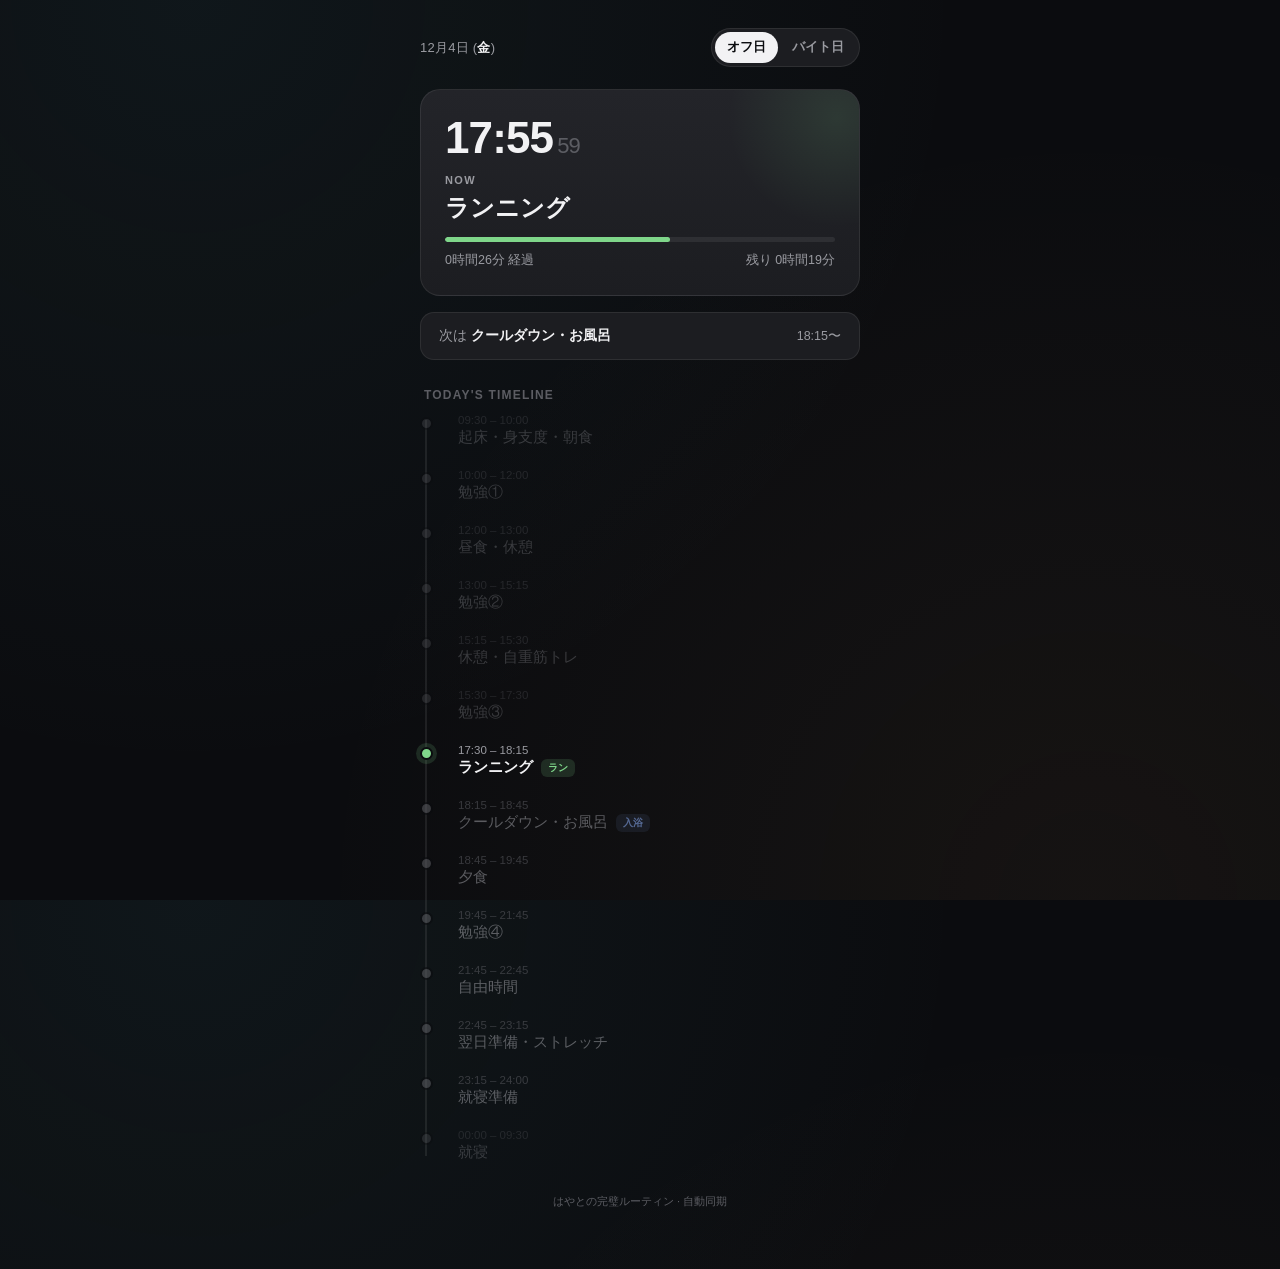
<file: routine.html>
<!DOCTYPE html>
<html lang="ja">
<head>
<meta charset="UTF-8">
<meta name="viewport" content="width=device-width, initial-scale=1.0, viewport-fit=cover">
<title>今日のルーティン</title>
<style>
  :root{
    --bg-0:#0b0c0f;
    --bg-1:#151619;
    --card:#1c1d21;
    --card-2:#232429;
    --line:rgba(255,255,255,0.08);
    --text-0:#f2f2f4;
    --text-1:#9a9ba1;
    --text-2:#5c5d63;
    --accent:#5ec8d8;
    --accent-dim:rgba(94,200,216,0.15);
    --work:#e8a15c;
    --work-dim:rgba(232,161,92,0.15);
    --run:#7fd68a;
    --bath:#8fb3ff;
    --radius:20px;
  }
  *{box-sizing:border-box; -webkit-tap-highlight-color:transparent;}
  html,body{height:100%;}
  body{
    margin:0;
    background:
      radial-gradient(circle at 15% 0%, rgba(94,200,216,0.06), transparent 55%),
      radial-gradient(circle at 85% 100%, rgba(232,161,92,0.05), transparent 55%),
      var(--bg-0);
    color:var(--text-0);
    font-family:-apple-system, BlinkMacSystemFont, "SF Pro Text", "Hiragino Sans", "Hiragino Kaku Gothic ProN", "Noto Sans JP", sans-serif;
    min-height:100%;
    padding:env(safe-area-inset-top) 0 env(safe-area-inset-bottom) 0;
  }
  .wrap{
    max-width:480px;
    margin:0 auto;
    padding:28px 20px 60px;
  }

  /* Header / toggle */
  .top{
    display:flex;
    align-items:center;
    justify-content:space-between;
    margin-bottom:22px;
  }
  .date-label{
    font-size:13px;
    color:var(--text-1);
    letter-spacing:0.02em;
  }
  .date-label b{color:var(--text-0); font-weight:600;}

  .switch-group{
    display:flex;
    background:var(--card);
    border:1px solid var(--line);
    border-radius:999px;
    padding:3px;
    gap:2px;
  }
  .switch-btn{
    border:none;
    background:transparent;
    color:var(--text-1);
    font-size:12.5px;
    font-weight:600;
    padding:7px 12px;
    border-radius:999px;
    cursor:pointer;
    transition:all .25s ease;
    font-family:inherit;
    white-space:nowrap;
  }
  .switch-btn.active{
    background:var(--text-0);
    color:#0b0c0f;
  }

  /* Now card */
  .now-card{
    background:linear-gradient(180deg, var(--card-2), var(--card));
    border:1px solid var(--line);
    border-radius:var(--radius);
    padding:26px 24px;
    margin-bottom:16px;
    position:relative;
    overflow:hidden;
  }
  .now-card::after{
    content:"";
    position:absolute;
    top:-40%; right:-20%;
    width:220px; height:220px;
    background:radial-gradient(circle, var(--tag-color, var(--accent)) 0%, transparent 70%);
    opacity:0.12;
    pointer-events:none;
  }
  .clock{
    font-size:44px;
    font-weight:700;
    letter-spacing:-0.02em;
    font-variant-numeric:tabular-nums;
    line-height:1;
    margin-bottom:14px;
    color:var(--text-0);
  }
  .clock span{color:var(--text-2); font-size:22px; font-weight:500; margin-left:4px;}
  .now-label{
    font-size:11px;
    text-transform:uppercase;
    letter-spacing:0.12em;
    color:var(--text-1);
    margin-bottom:6px;
    font-weight:600;
  }
  .now-task{
    font-size:24px;
    font-weight:700;
    color:var(--text-0);
    margin-bottom:14px;
    line-height:1.3;
  }
  .progress-track{
    height:5px;
    border-radius:99px;
    background:rgba(255,255,255,0.07);
    overflow:hidden;
    margin-bottom:10px;
  }
  .progress-fill{
    height:100%;
    border-radius:99px;
    background:var(--tag-color, var(--accent));
    transition:width .6s ease;
  }
  .now-meta{
    display:flex;
    justify-content:space-between;
    font-size:12.5px;
    color:var(--text-1);
  }
  .now-meta b{color:var(--text-0); font-weight:600;}

  .next-card{
    display:flex;
    align-items:center;
    justify-content:space-between;
    background:var(--card);
    border:1px solid var(--line);
    border-radius:14px;
    padding:14px 18px;
    margin-bottom:28px;
    font-size:13.5px;
    color:var(--text-1);
  }
  .next-card b{color:var(--text-0); font-weight:600;}
  .next-time{
    font-variant-numeric:tabular-nums;
    color:var(--text-1);
    font-size:12.5px;
  }

  /* Timeline */
  .section-title{
    font-size:12px;
    text-transform:uppercase;
    letter-spacing:0.1em;
    color:var(--text-2);
    font-weight:700;
    margin:0 4px 12px;
  }
  .timeline{
    position:relative;
    padding-left:20px;
  }
  .timeline::before{
    content:"";
    position:absolute;
    left:5px; top:6px; bottom:6px;
    width:1.5px;
    background:var(--line);
  }
  .item{
    position:relative;
    padding:0 0 22px 18px;
    opacity:0.55;
    transition:opacity .3s ease;
  }
  .item:last-child{padding-bottom:0;}
  .item::before{
    content:"";
    position:absolute;
    left:-20px; top:3px;
    width:9px; height:9px;
    border-radius:50%;
    background:var(--text-2);
    border:2px solid var(--bg-0);
  }
  .item.done{opacity:0.3;}
  .item.done::before{background:var(--text-2);}
  .item.current{
    opacity:1;
  }
  .item.current::before{
    background:var(--tag-color, var(--accent));
    box-shadow:0 0 0 4px var(--tag-color-dim, var(--accent-dim));
  }
  .item-time{
    font-size:11.5px;
    color:var(--text-2);
    font-variant-numeric:tabular-nums;
    margin-bottom:2px;
  }
  .item.current .item-time{color:var(--text-1);}
  .item-name{
    font-size:15px;
    font-weight:500;
    color:var(--text-1);
  }
  .item.current .item-name{
    color:var(--text-0);
    font-weight:600;
  }
  .tag{
    display:inline-block;
    font-size:10px;
    font-weight:700;
    padding:2px 7px;
    border-radius:6px;
    margin-left:8px;
    vertical-align:middle;
    letter-spacing:0.02em;
  }
  .tag.work{background:var(--work-dim); color:var(--work);}
  .tag.run{background:rgba(127,214,138,0.15); color:var(--run);}
  .tag.bath{background:rgba(143,179,255,0.15); color:var(--bath);}

  footer{
    text-align:center;
    color:var(--text-2);
    font-size:11px;
    margin-top:32px;
  }
</style>
</head>
<body>
<div class="wrap">

  <div class="top">
    <div class="date-label" id="dateLabel">-</div>
    <div class="switch-group">
      <button class="switch-btn" id="btnOff">オフ日</button>
      <button class="switch-btn" id="btnWork">バイト日</button>
    </div>
  </div>

  <div class="now-card" id="nowCard">
    <div class="clock" id="clock">--:--<span id="sec">--</span></div>
    <div class="now-label">Now</div>
    <div class="now-task" id="nowTask">読み込み中…</div>
    <div class="progress-track"><div class="progress-fill" id="progressFill" style="width:0%"></div></div>
    <div class="now-meta">
      <span id="elapsedLabel">-</span>
      <span id="remainLabel">-</span>
    </div>
  </div>

  <div class="next-card">
    <span>次は <b id="nextTask">-</b></span>
    <span class="next-time" id="nextTime">-</span>
  </div>

  <div class="section-title">Today's Timeline</div>
  <div class="timeline" id="timeline"></div>

  <footer>はやとの完璧ルーティン &middot; 自動同期</footer>
</div>

<script>
const SCHEDULES = {
  off: [
    ["09:30","10:00","起床・身支度・朝食"],
    ["10:00","12:00","勉強①"],
    ["12:00","13:00","昼食・休憩"],
    ["13:00","15:15","勉強②"],
    ["15:15","15:30","休憩・自重筋トレ","tag"],
    ["15:30","17:30","勉強③"],
    ["17:30","18:15","ランニング","run"],
    ["18:15","18:45","クールダウン・お風呂","bath"],
    ["18:45","19:45","夕食"],
    ["19:45","21:45","勉強④"],
    ["21:45","22:45","自由時間"],
    ["22:45","23:15","翌日準備・ストレッチ"],
    ["23:15","24:00","就寝準備"],
    ["00:00","09:30","就寝","", true]
  ],
  work: [
    ["09:30","10:00","起床・身支度・朝食"],
    ["10:00","12:00","勉強①"],
    ["12:00","13:00","昼食・休憩・自重筋トレ"],
    ["13:00","15:00","勉強②"],
    ["15:00","15:45","準備・軽食・移動"],
    ["16:00","20:00","バイト","work"],
    ["20:00","20:15","帰宅・休憩"],
    ["20:15","21:00","ランニング","run"],
    ["21:00","21:30","クールダウン・お風呂","bath"],
    ["21:30","22:15","夕食"],
    ["22:15","23:00","勉強③"],
    ["23:00","23:30","自由時間・ストレッチ"],
    ["23:30","24:00","就寝準備"],
    ["00:00","09:30","就寝","", true]
  ]
};

const TAG_LABELS = {work:"バイト", run:"ラン", bath:"入浴"};
const TAG_COLORS = {
  work: {main:"#e8a15c", dim:"rgba(232,161,92,0.15)"},
  run:  {main:"#7fd68a", dim:"rgba(127,214,138,0.15)"},
  bath: {main:"#8fb3ff", dim:"rgba(143,179,255,0.15)"}
};

let mode = localStorage.getItem ? null : null; // storage disallowed per policy; use in-memory
mode = "off";

function toMinutes(hhmm){
  const [h,m] = hhmm.split(":").map(Number);
  return h*60+m;
}

function fmtMin(mins){
  const h = Math.floor(mins/60), m = mins%60;
  return h+"時間"+(m>0? m+"分":"");
}

function pad(n){return n.toString().padStart(2,"0");}

function render(){
  const now = new Date();
  const nowMin = now.getHours()*60 + now.getMinutes();
  const nowMinExact = nowMin + now.getSeconds()/60;

  document.getElementById("clock").innerHTML =
    pad(now.getHours())+":"+pad(now.getMinutes())+"<span>"+pad(now.getSeconds())+"</span>";

  const days = ["日","月","火","水","木","金","土"];
  document.getElementById("dateLabel").innerHTML =
    (now.getMonth()+1)+"月"+now.getDate()+"日 (<b>"+days[now.getDay()]+"</b>)";

  const schedule = SCHEDULES[mode];
  let currentIdx = -1;

  // build timeline
  const tl = document.getElementById("timeline");
  tl.innerHTML = "";

  schedule.forEach((item, i)=>{
    const [start, end, label, tag] = item;
    let s = toMinutes(start);
    let e = toMinutes(end);
    if (e <= s) e += 24*60; // crosses midnight

    let effectiveNow = nowMinExact;
    // handle wraparound: if item is overnight block and current time is early morning
    let isCurrent = false;
    if (effectiveNow >= s && effectiveNow < e){
      isCurrent = true;
    } else if (e > 24*60 && effectiveNow < (e-24*60)){
      isCurrent = true;
      effectiveNow += 24*60;
    }

    const div = document.createElement("div");
    div.className = "item" + (isCurrent ? " current" : (effectiveNow >= e ? " done" : ""));
    let tagHtml = "";
    if (tag && TAG_LABELS[tag]){
      tagHtml = '<span class="tag '+tag+'">'+TAG_LABELS[tag]+'</span>';
    }
    div.innerHTML =
      '<div class="item-time">'+start+' – '+end+'</div>'+
      '<div class="item-name">'+label+tagHtml+'</div>';
    tl.appendChild(div);

    if (isCurrent){
      currentIdx = i;
      const dur = e - s;
      const elapsed = effectiveNow - s;
      const pct = Math.min(100, Math.max(0, (elapsed/dur)*100));
      document.getElementById("nowTask").textContent = label;
      document.getElementById("progressFill").style.width = pct+"%";
      document.getElementById("elapsedLabel").textContent = fmtMin(Math.round(elapsed))+" 経過";
      document.getElementById("remainLabel").textContent = "残り "+fmtMin(Math.round(dur-elapsed));

      const color = tag && TAG_COLORS[tag] ? TAG_COLORS[tag] : null;
      const nowCard = document.getElementById("nowCard");
      nowCard.style.setProperty("--tag-color", color ? color.main : "#5ec8d8");
      document.getElementById("progressFill").style.background = color ? color.main : "#5ec8d8";
    }
  });

  // next item
  if (currentIdx >= 0){
    const nextIdx = (currentIdx+1) % schedule.length;
    const nextItem = schedule[nextIdx];
    document.getElementById("nextTask").textContent = nextItem[2];
    document.getElementById("nextTime").textContent = nextItem[0]+"〜";
  }

  // sync current item highlight color on timeline dot
  document.querySelectorAll(".item.current").forEach(el=>{
    const tagEl = el.querySelector(".tag");
    if (tagEl){
      const cls = [...tagEl.classList].find(c=>c!=="tag");
      const color = TAG_COLORS[cls];
      if (color){
        el.style.setProperty("--tag-color", color.main);
        el.style.setProperty("--tag-color-dim", color.dim);
      }
    }
  });
}

function setMode(newMode){
  mode = newMode;
  document.getElementById("btnOff").classList.toggle("active", mode==="off");
  document.getElementById("btnWork").classList.toggle("active", mode==="work");
  render();
}

document.getElementById("btnOff").addEventListener("click", ()=>setMode("off"));
document.getElementById("btnWork").addEventListener("click", ()=>setMode("work"));

setMode("off");
setInterval(render, 1000);
</script>
</body>
</html>
</file>
